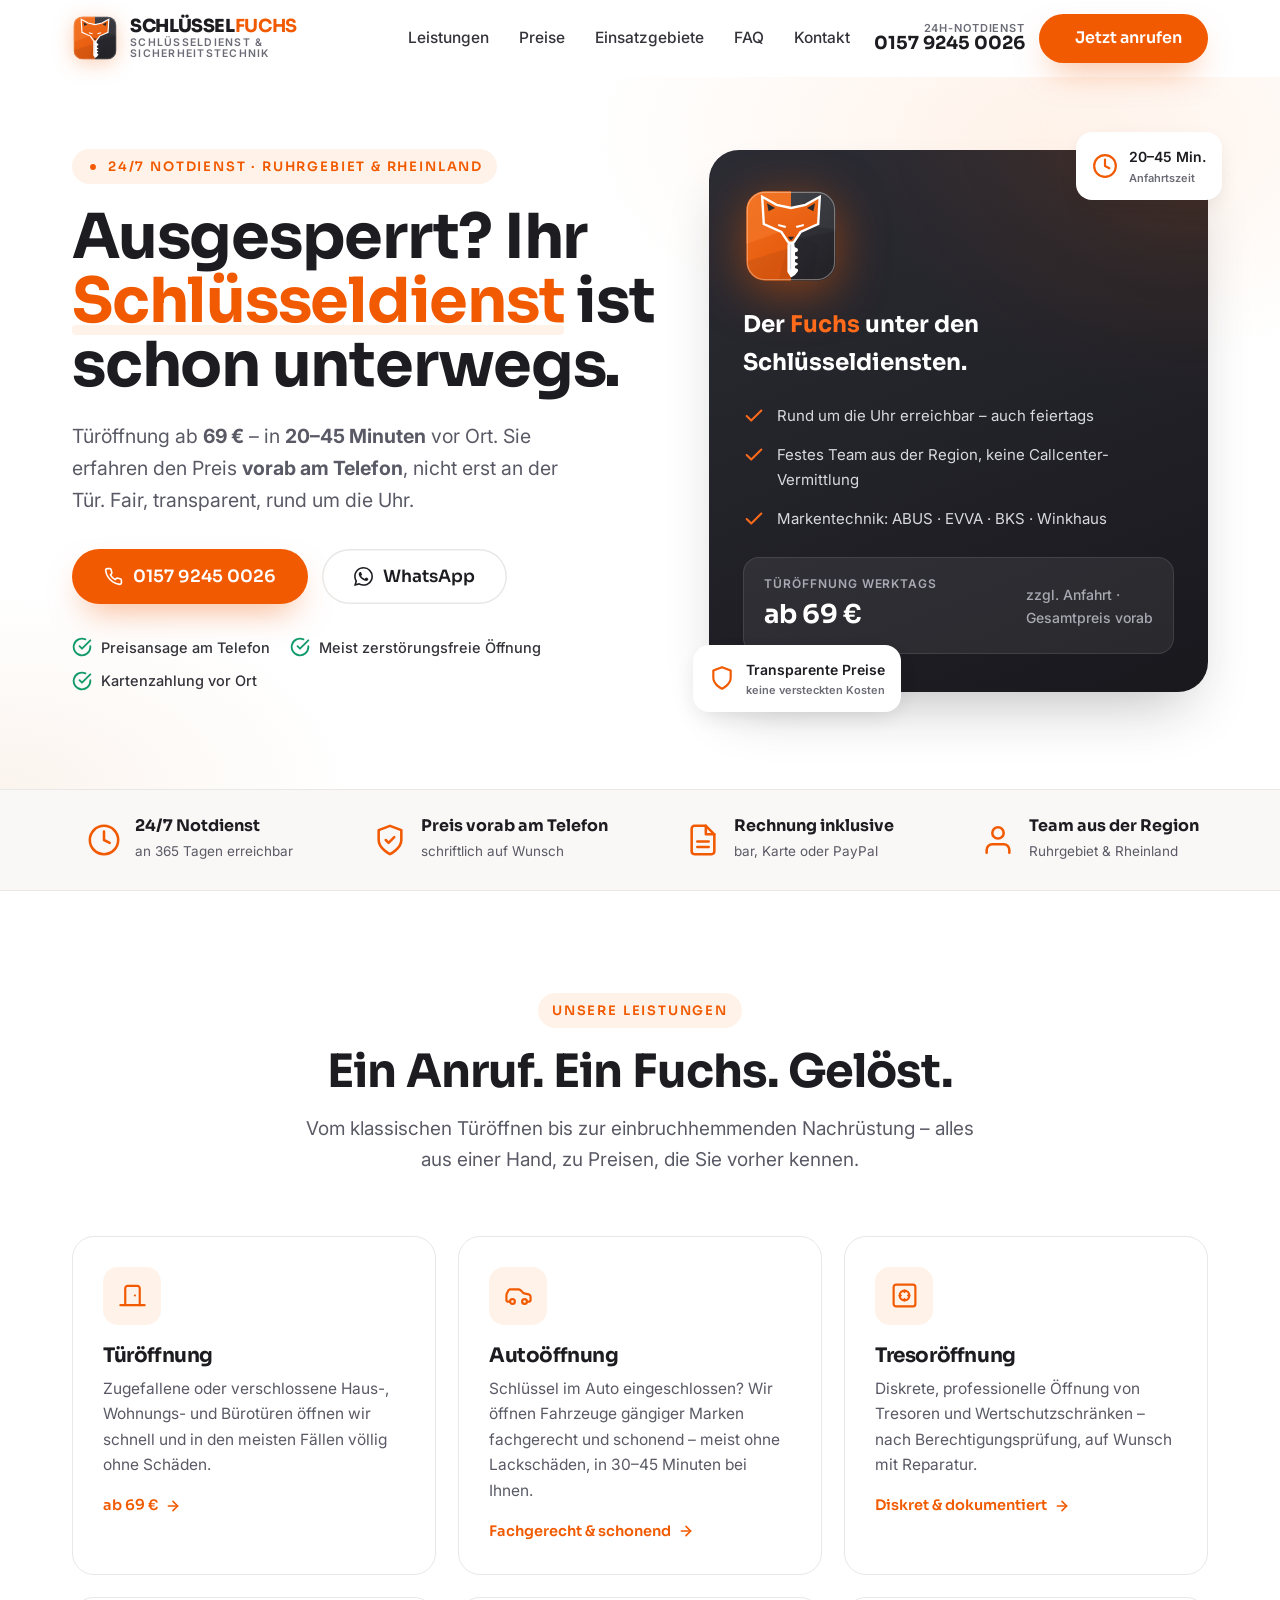
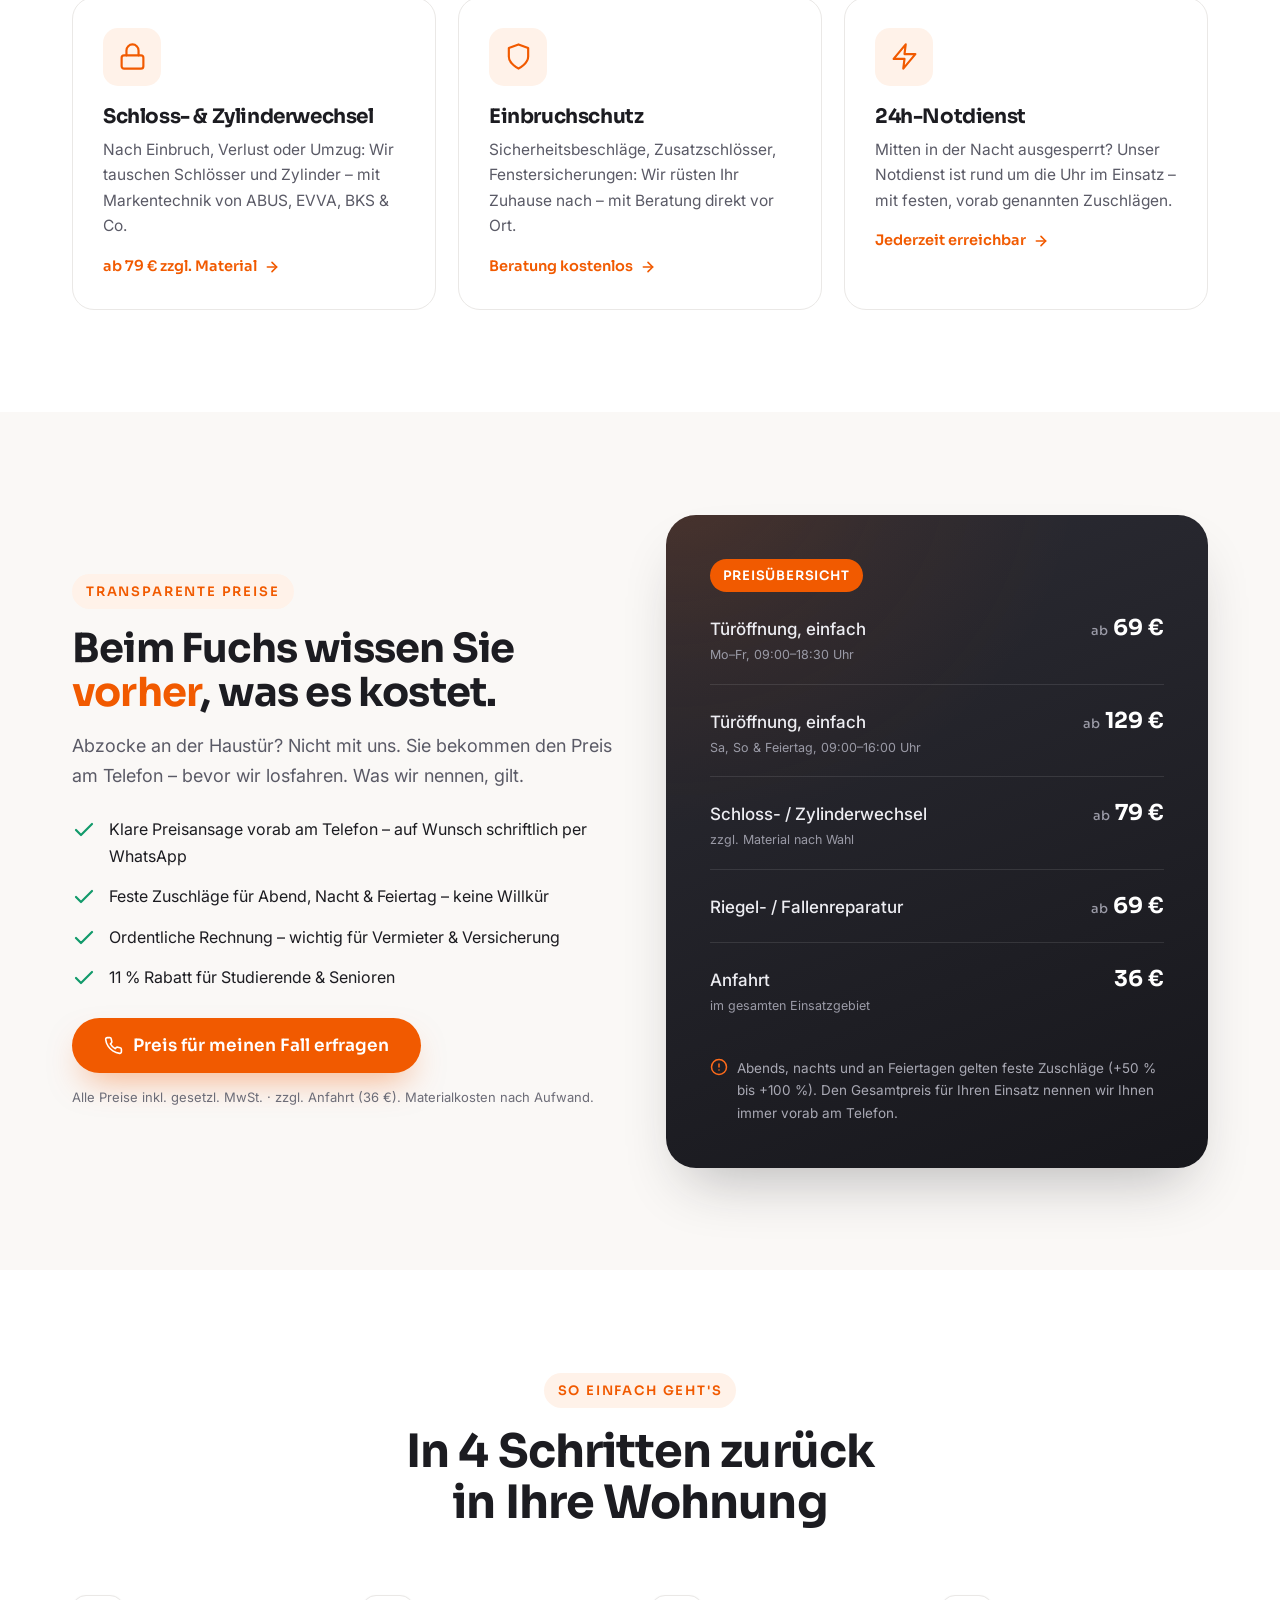
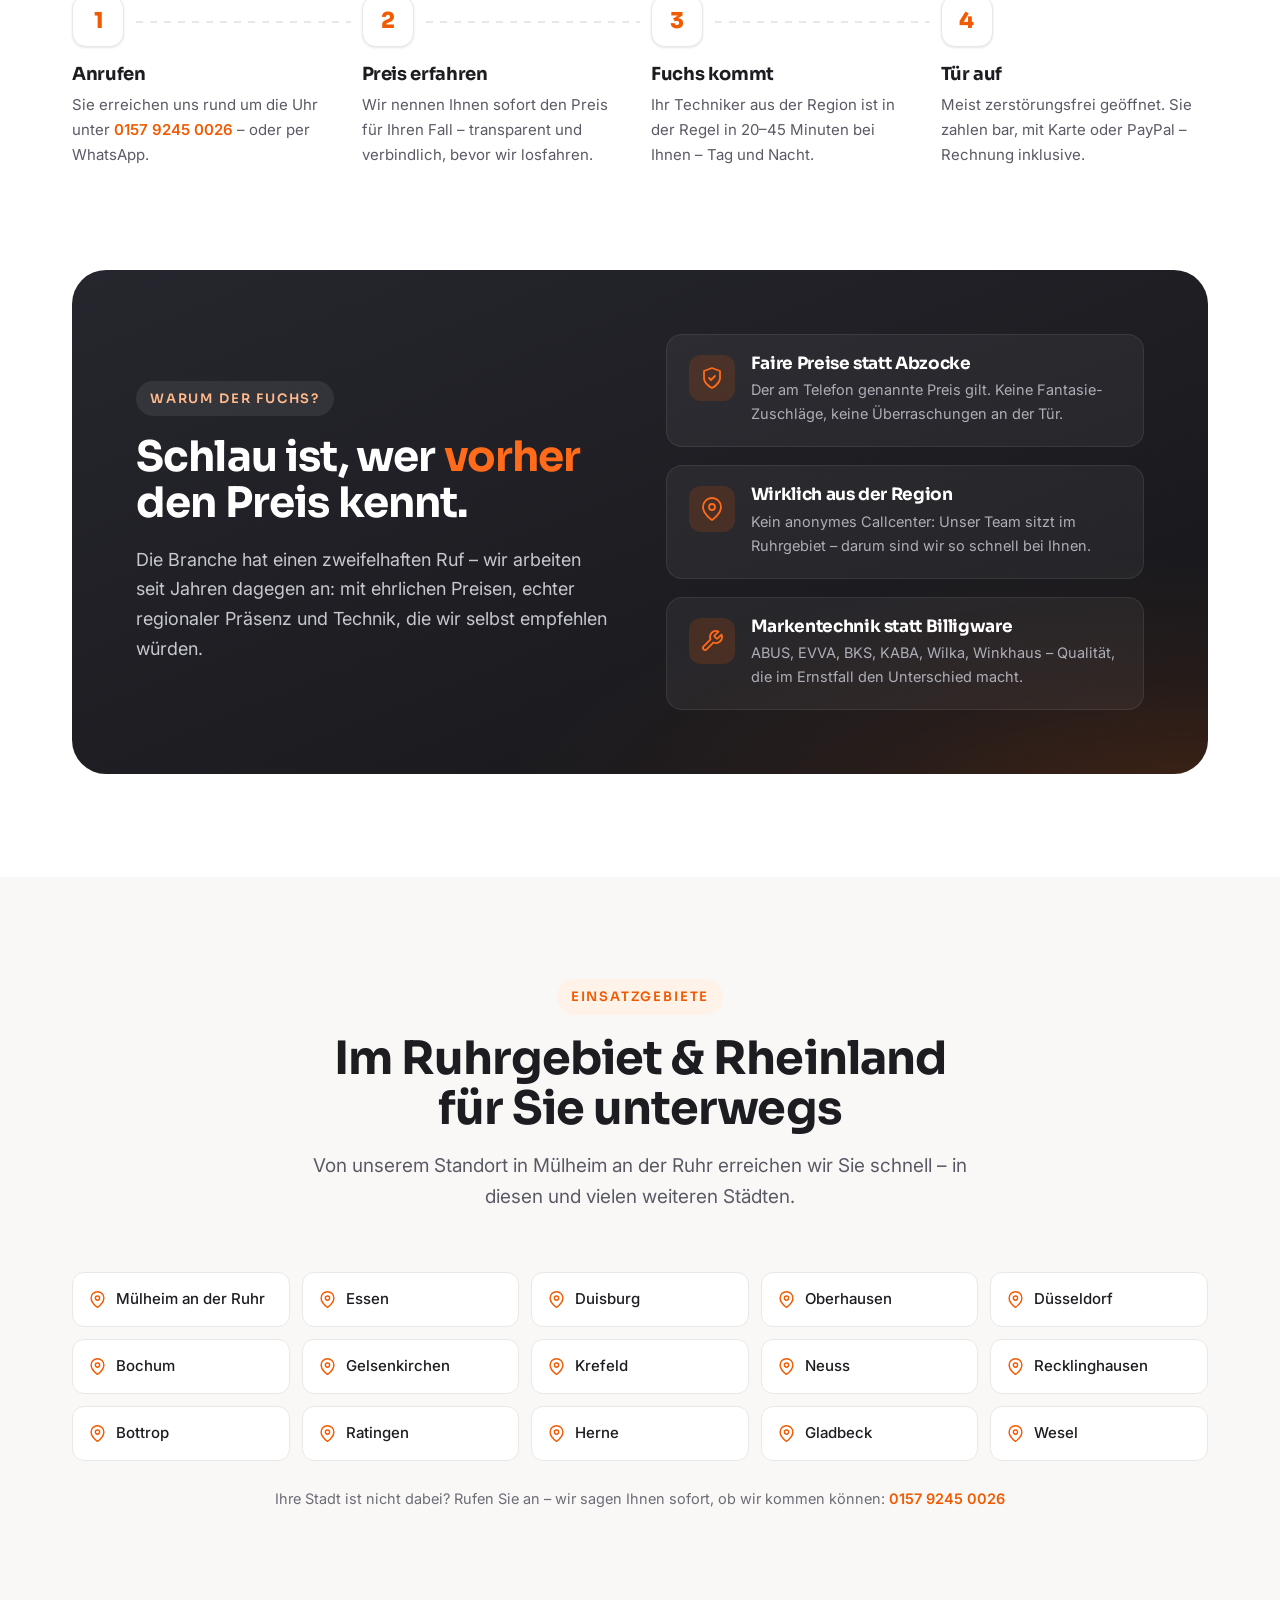
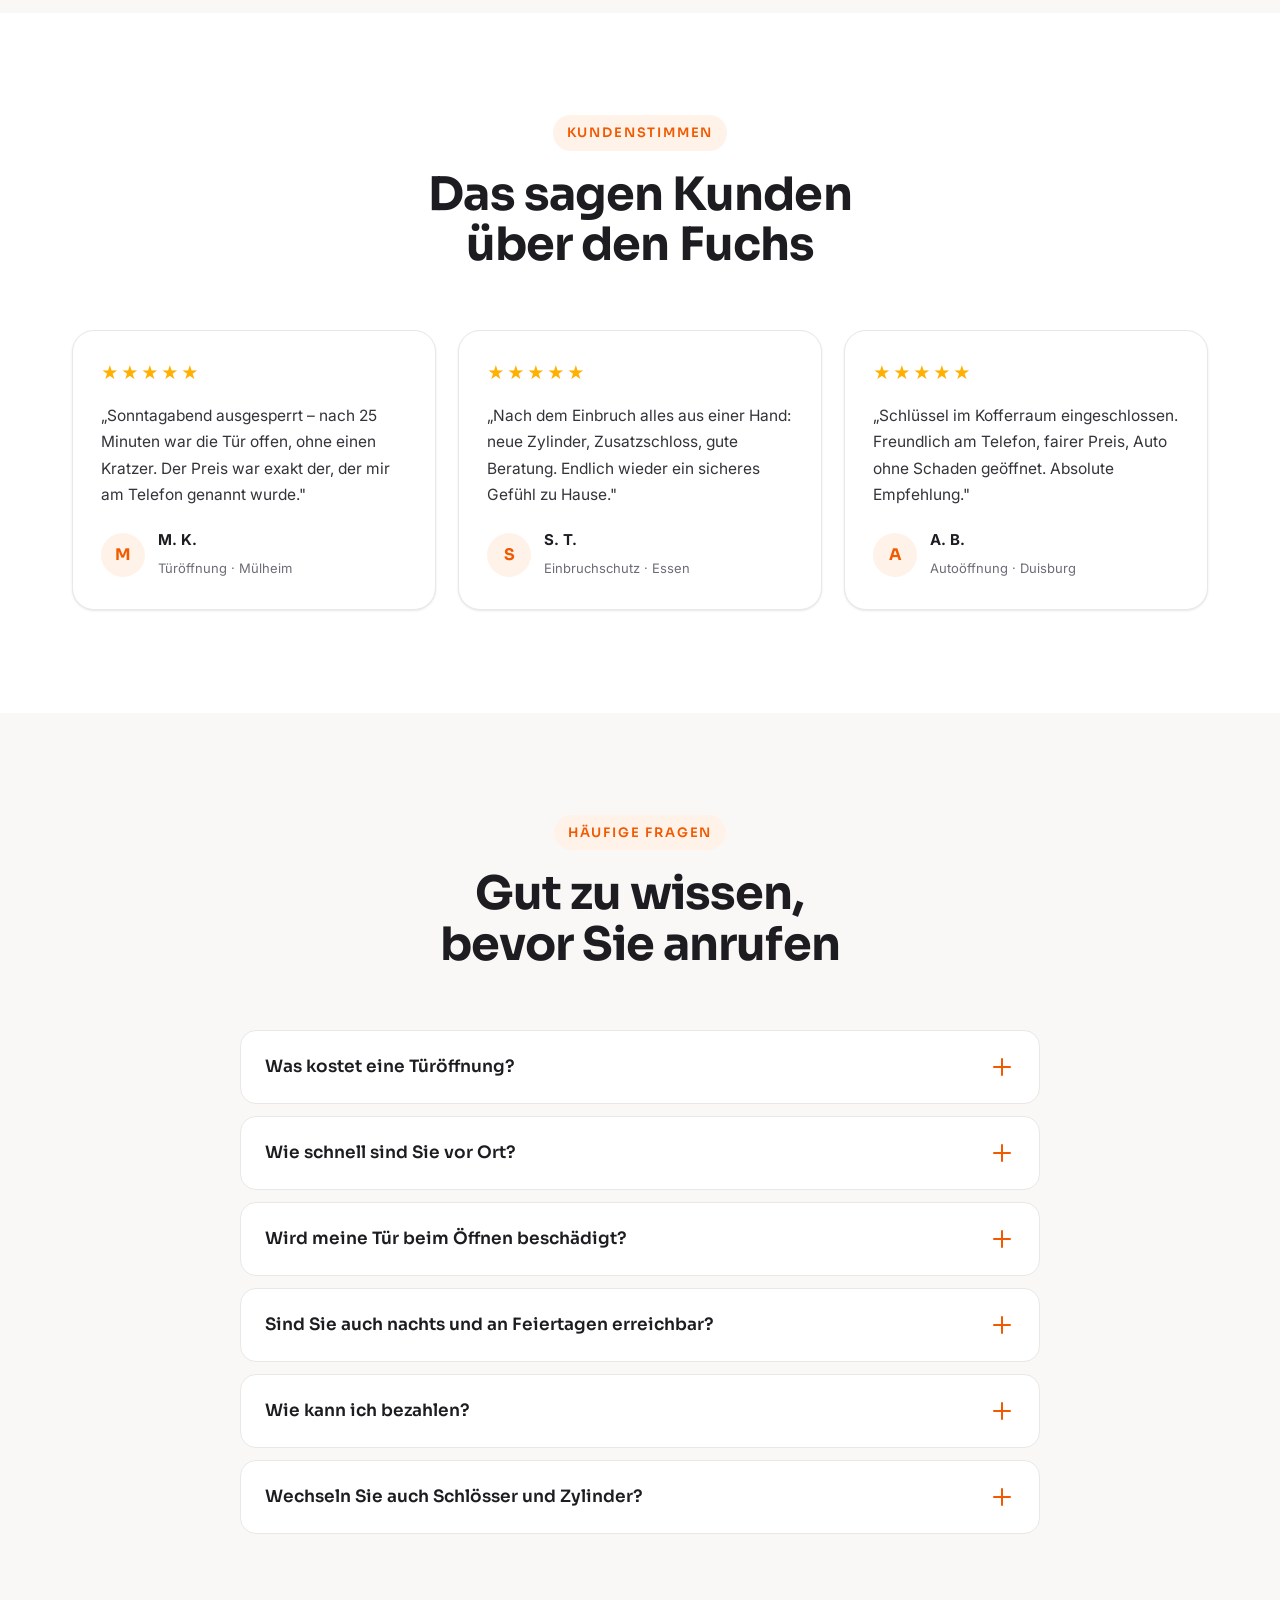
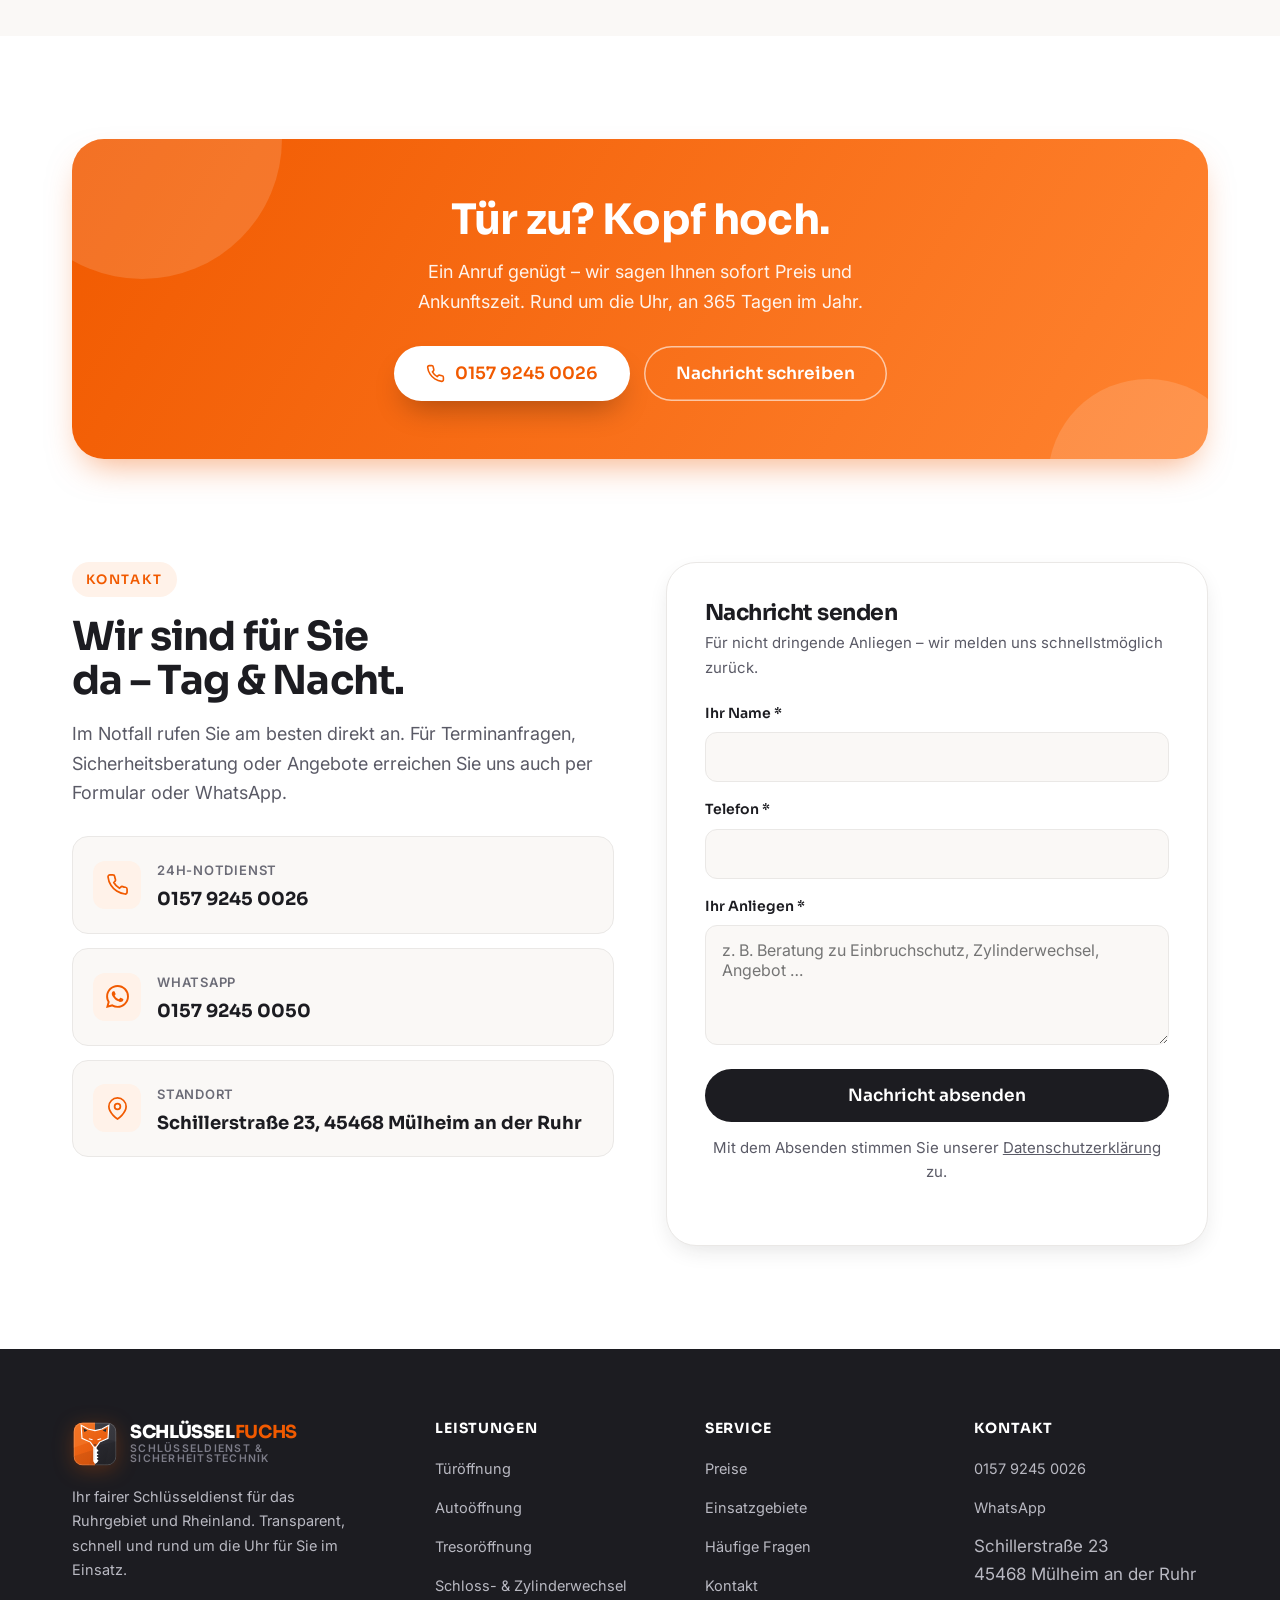
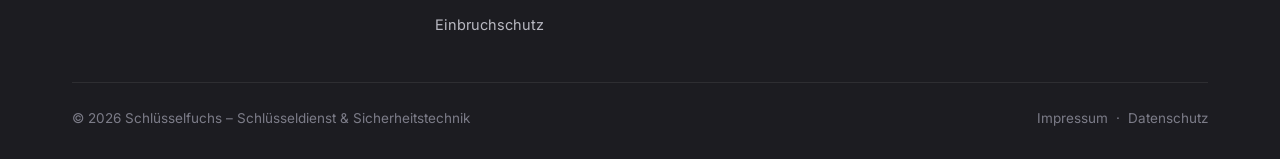
<file: index.html>
<!DOCTYPE html>
<html lang="de">
<head>
<meta charset="UTF-8">
<meta name="viewport" content="width=device-width, initial-scale=1.0">
<title>Schlüsselfuchs – Schlüsseldienst Ruhrgebiet &amp; Rheinland</title>
<meta name="description" content="24h-Schlüsseldienst im Ruhrgebiet & Rheinland: Türöffnung ab 69 €, in 20–45 Min. vor Ort. Preis vorab am Telefon, keine versteckten Kosten. ☎ 0157 9245 0026">
<link rel="canonical" href="https://www.schluesselfuchs.de/">
<!-- Vorschau-Deployment (GitHub Pages): noindex, damit die Vorschau nicht indexiert wird.
     Vor Go-Live auf der echten Domain (Strato) auf "index, follow" umstellen! -->
<meta name="robots" content="noindex, nofollow">

<!-- Open Graph -->
<meta property="og:type" content="website">
<meta property="og:locale" content="de_DE">
<meta property="og:site_name" content="Schlüsselfuchs – Schlüsseldienst & Sicherheitstechnik">
<meta property="og:title" content="Schlüsseldienst Ruhrgebiet & Rheinland – 24h Türöffnung ab 69 €">
<meta property="og:description" content="24h-Schlüsselnotdienst: in 20–45 Minuten vor Ort. Transparente Preise, Preisansage am Telefon, keine versteckten Kosten.">
<meta property="og:url" content="https://www.schluesselfuchs.de/">
<meta property="og:image" content="https://www.schluesselfuchs.de/assets/og-image.png">
<meta name="twitter:card" content="summary_large_image">

<link rel="icon" type="image/svg+xml" href="assets/favicon.svg">

<!-- Fonts -->
<link rel="preconnect" href="https://fonts.googleapis.com">
<link rel="preconnect" href="https://fonts.gstatic.com" crossorigin>
<link href="https://fonts.googleapis.com/css2?family=Sora:wght@600;700;800&family=Inter:wght@400;500;600&display=swap" rel="stylesheet">

<link rel="stylesheet" href="assets/styles.css">

<!-- Schema.org: Locksmith (bewusst OHNE aggregateRating, bis echte Google-Reviews angebunden sind) -->
<script type="application/ld+json">
{
  "@context": "https://schema.org",
  "@type": "Locksmith",
  "@id": "https://www.schluesselfuchs.de/#locksmith",
  "name": "Schlüsselfuchs – Schlüsseldienst & Sicherheitstechnik",
  "alternateName": "Schlüsselfuchs",
  "description": "24-Stunden-Schlüsseldienst im Ruhrgebiet und Rheinland: Türöffnung zu transparenten Preisen, in 20–45 Minuten vor Ort. Autoöffnung, Tresoröffnung und Einbruchschutz.",
  "url": "https://www.schluesselfuchs.de/",
  "logo": "https://www.schluesselfuchs.de/assets/logo-mark.svg",
  "image": "https://www.schluesselfuchs.de/assets/og-image.png",
  "telephone": "+4915792450026",
  "email": "info@schluesselfuchs.de",
  "priceRange": "€€",
  "currenciesAccepted": "EUR",
  "paymentAccepted": "Cash, Credit Card, PayPal",
  "address": {
    "@type": "PostalAddress",
    "streetAddress": "Schillerstraße 23",
    "postalCode": "45468",
    "addressLocality": "Mülheim an der Ruhr",
    "addressRegion": "Nordrhein-Westfalen",
    "addressCountry": "DE"
  },
  "geo": {
    "@type": "GeoCoordinates",
    "latitude": 51.4329439,
    "longitude": 6.7868534
  },
  "areaServed": [
    {"@type":"City","name":"Mülheim an der Ruhr"},
    {"@type":"City","name":"Essen"},
    {"@type":"City","name":"Duisburg"},
    {"@type":"City","name":"Oberhausen"},
    {"@type":"City","name":"Düsseldorf"},
    {"@type":"City","name":"Bochum"},
    {"@type":"City","name":"Gelsenkirchen"},
    {"@type":"City","name":"Krefeld"},
    {"@type":"City","name":"Neuss"},
    {"@type":"City","name":"Recklinghausen"},
    {"@type":"City","name":"Bottrop"},
    {"@type":"City","name":"Ratingen"},
    {"@type":"City","name":"Herne"},
    {"@type":"City","name":"Gladbeck"},
    {"@type":"City","name":"Wesel"}
  ],
  "openingHoursSpecification": {
    "@type": "OpeningHoursSpecification",
    "dayOfWeek": ["Monday","Tuesday","Wednesday","Thursday","Friday","Saturday","Sunday"],
    "opens": "00:00",
    "closes": "23:59"
  },
  "hasOfferCatalog": {
    "@type": "OfferCatalog",
    "name": "Leistungen",
    "itemListElement": [
      {"@type":"Offer","itemOffered":{"@type":"Service","name":"Türöffnung"},"priceSpecification":{"@type":"PriceSpecification","price":"69","priceCurrency":"EUR","description":"Einfache Türöffnung, Mo–Fr 09:00–18:30 Uhr, zzgl. Anfahrt"}},
      {"@type":"Offer","itemOffered":{"@type":"Service","name":"Autoöffnung"}},
      {"@type":"Offer","itemOffered":{"@type":"Service","name":"Tresoröffnung"}},
      {"@type":"Offer","itemOffered":{"@type":"Service","name":"Schloss- & Zylinderwechsel"},"priceSpecification":{"@type":"PriceSpecification","price":"79","priceCurrency":"EUR","description":"zzgl. Material"}},
      {"@type":"Offer","itemOffered":{"@type":"Service","name":"Einbruchschutz & Sicherheitstechnik"}}
    ]
  }
}
</script>
<script type="application/ld+json">
{
  "@context": "https://schema.org",
  "@type": "FAQPage",
  "mainEntity": [
    {"@type":"Question","name":"Was kostet eine Türöffnung?","acceptedAnswer":{"@type":"Answer","text":"Eine einfache Türöffnung kostet werktags (Mo–Fr, 09:00–18:30 Uhr) 69 € zzgl. 36 € Anfahrt. An Wochenenden und Feiertagen 129 €. Abends und nachts gelten feste Zuschläge (+50 % bis +100 %). Den Gesamtpreis nennen wir Ihnen vorab am Telefon – ohne versteckte Kosten."}},
    {"@type":"Question","name":"Wie schnell sind Sie vor Ort?","acceptedAnswer":{"@type":"Answer","text":"Im Ruhrgebiet und Rheinland sind wir in der Regel innerhalb von 20–45 Minuten bei Ihnen – rund um die Uhr, auch an Sonn- und Feiertagen."}},
    {"@type":"Question","name":"Wird meine Tür beim Öffnen beschädigt?","acceptedAnswer":{"@type":"Answer","text":"Zugefallene Türen öffnen wir in den allermeisten Fällen zerstörungsfrei – Tür und Schloss bleiben unbeschädigt. Nur bei abgeschlossenen Türen oder Sonderfällen kann ein Zylindertausch nötig sein. Das sagen wir Ihnen vorher, nicht hinterher."}},
    {"@type":"Question","name":"Sind Sie auch nachts und an Feiertagen erreichbar?","acceptedAnswer":{"@type":"Answer","text":"Ja, unser Notdienst ist 24 Stunden am Tag, 7 Tage die Woche erreichbar. Für Einsätze abends, nachts und an Feiertagen gelten feste, transparente Zuschläge, die wir Ihnen am Telefon vorab nennen."}},
    {"@type":"Question","name":"Wie kann ich bezahlen?","acceptedAnswer":{"@type":"Answer","text":"Sie zahlen bequem in bar, mit EC-/Kreditkarte oder per PayPal – direkt vor Ort. Sie erhalten selbstverständlich eine ordentliche Rechnung."}},
    {"@type":"Question","name":"Wechseln Sie auch Schlösser und Zylinder?","acceptedAnswer":{"@type":"Answer","text":"Ja. Schloss- und Zylinderwechsel führen wir ab 79 € zzgl. Material durch – mit Markentechnik von ABUS, BKS, EVVA, KABA, Wilka und Winkhaus, auf Wunsch inklusive Beratung zum Einbruchschutz."}}
  ]
}
</script>
</head>
<body>
<a href="#leistungen" class="skip-link">Zum Inhalt springen</a>

<!-- ================= HEADER ================= -->
<header class="header" id="top">
  <div class="container header__inner">
    <a href="#top" class="brand" aria-label="FUCHS Schlüsseldienst – zur Startseite">
      <img src="assets/logo-mark.svg" alt="Schlüsselfuchs Logo" class="brand__mark" width="46" height="46">
      <span class="brand__text">
        <span class="brand__name">SCHLÜSSEL<b>FUCHS</b></span>
        <span class="brand__sub">Schlüsseldienst &amp; Sicherheitstechnik</span>
      </span>
    </a>
    <nav class="nav" id="nav" aria-label="Hauptnavigation">
      <a href="#leistungen">Leistungen</a>
      <a href="#preise">Preise</a>
      <a href="#gebiete">Einsatzgebiete</a>
      <a href="#faq">FAQ</a>
      <a href="#kontakt">Kontakt</a>
    </nav>
    <div class="header__cta">
      <div class="header__phone">
        <small>24h-Notdienst</small>
        <b>0157 9245 0026</b>
      </div>
      <a href="tel:+4915792450026" class="btn btn--primary">
        <svg viewBox="0 0 24 24" fill="none" stroke="currentColor" stroke-width="2" stroke-linecap="round" stroke-linejoin="round"><path d="M22 16.92v3a2 2 0 0 1-2.18 2 19.79 19.79 0 0 1-8.63-3.07 19.5 19.5 0 0 1-6-6 19.79 19.79 0 0 1-3.07-8.67A2 2 0 0 1 4.11 2h3a2 2 0 0 1 2 1.72c.127.96.361 1.903.7 2.81a2 2 0 0 1-.45 2.11L8.09 9.91a16 16 0 0 0 6 6l1.27-1.27a2 2 0 0 1 2.11-.45c.907.339 1.85.573 2.81.7A2 2 0 0 1 22 16.92z"/></svg>
        Jetzt anrufen
      </a>
      <button class="burger" id="burger" aria-label="Menü öffnen" aria-expanded="false" aria-controls="nav"><span></span></button>
    </div>
  </div>
</header>

<main>

<!-- ================= HERO ================= -->
<section class="hero">
  <div class="container hero__grid">
    <div>
      <span class="eyebrow hero__eyebrow">
        <svg width="14" height="14" viewBox="0 0 24 24" fill="currentColor"><circle cx="12" cy="12" r="5"/></svg>
        24/7 Notdienst · Ruhrgebiet &amp; Rheinland
      </span>
      <h1>Ausgesperrt? Ihr <span class="hl">Schlüsseldienst</span> ist schon unterwegs.</h1>
      <p class="hero__sub">Türöffnung ab <strong>69&nbsp;€</strong> – in <strong>20–45 Minuten</strong> vor Ort. Sie erfahren den Preis <strong>vorab am Telefon</strong>, nicht erst an der Tür. Fair, transparent, rund um die Uhr.</p>
      <div class="hero__actions">
        <a href="tel:+4915792450026" class="btn btn--primary btn--lg">
          <svg viewBox="0 0 24 24" fill="none" stroke="currentColor" stroke-width="2" stroke-linecap="round" stroke-linejoin="round"><path d="M22 16.92v3a2 2 0 0 1-2.18 2 19.79 19.79 0 0 1-8.63-3.07 19.5 19.5 0 0 1-6-6 19.79 19.79 0 0 1-3.07-8.67A2 2 0 0 1 4.11 2h3a2 2 0 0 1 2 1.72c.127.96.361 1.903.7 2.81a2 2 0 0 1-.45 2.11L8.09 9.91a16 16 0 0 0 6 6l1.27-1.27a2 2 0 0 1 2.11-.45c.907.339 1.85.573 2.81.7A2 2 0 0 1 22 16.92z"/></svg>
          0157 9245 0026
        </a>
        <a href="https://wa.me/4915792450050" class="btn btn--ghost btn--lg" rel="noopener">
          <svg viewBox="0 0 24 24" fill="currentColor"><path d="M17.472 14.382c-.297-.149-1.758-.867-2.03-.967-.273-.099-.471-.148-.67.15-.197.297-.767.966-.94 1.164-.173.199-.347.223-.644.075-.297-.15-1.255-.463-2.39-1.475-.883-.788-1.48-1.761-1.653-2.059-.173-.297-.018-.458.13-.606.134-.133.297-.347.446-.52.149-.174.198-.298.297-.497.1-.198.05-.371-.025-.52-.074-.149-.668-1.612-.916-2.207-.242-.579-.487-.5-.669-.51-.173-.008-.371-.01-.57-.01-.198 0-.52.074-.792.372-.272.297-1.04 1.016-1.04 2.479 0 1.462 1.065 2.875 1.213 3.074.149.198 2.096 3.2 5.077 4.487.709.306 1.262.489 1.694.625.712.227 1.36.195 1.871.118.571-.085 1.758-.719 2.006-1.413.248-.694.248-1.289.173-1.413-.074-.124-.272-.198-.57-.347m-5.421 7.403h-.004a9.87 9.87 0 0 1-5.031-1.378l-.361-.214-3.741.982.998-3.648-.235-.374a9.86 9.86 0 0 1-1.51-5.26c.001-5.45 4.436-9.884 9.888-9.884 2.64 0 5.122 1.03 6.988 2.898a9.825 9.825 0 0 1 2.893 6.994c-.003 5.45-4.437 9.884-9.885 9.884m8.413-18.297A11.815 11.815 0 0 0 12.05 0C5.495 0 .16 5.335.157 11.892c0 2.096.547 4.142 1.588 5.945L.057 24l6.305-1.654a11.882 11.882 0 0 0 5.683 1.448h.005c6.554 0 11.89-5.335 11.893-11.893a11.821 11.821 0 0 0-3.48-8.413z"/></svg>
          WhatsApp
        </a>
      </div>
      <ul class="hero__chips">
        <li class="chip"><svg viewBox="0 0 24 24" fill="none" stroke="currentColor" stroke-width="2.2" stroke-linecap="round" stroke-linejoin="round"><path d="M22 11.08V12a10 10 0 1 1-5.93-9.14"/><polyline points="22 4 12 14.01 9 11.01"/></svg>Preisansage am Telefon</li>
        <li class="chip"><svg viewBox="0 0 24 24" fill="none" stroke="currentColor" stroke-width="2.2" stroke-linecap="round" stroke-linejoin="round"><path d="M22 11.08V12a10 10 0 1 1-5.93-9.14"/><polyline points="22 4 12 14.01 9 11.01"/></svg>Meist zerstörungsfreie Öffnung</li>
        <li class="chip"><svg viewBox="0 0 24 24" fill="none" stroke="currentColor" stroke-width="2.2" stroke-linecap="round" stroke-linejoin="round"><path d="M22 11.08V12a10 10 0 1 1-5.93-9.14"/><polyline points="22 4 12 14.01 9 11.01"/></svg>Kartenzahlung vor Ort</li>
      </ul>
    </div>

    <div class="hero__visual">
      <div class="badge-float badge-float--tr">
        <svg viewBox="0 0 24 24" fill="none" stroke="currentColor" stroke-width="2" stroke-linecap="round" stroke-linejoin="round"><circle cx="12" cy="12" r="10"/><polyline points="12 6 12 12 16 14"/></svg>
        <div>20–45 Min.<small>Anfahrtszeit</small></div>
      </div>
      <div class="hero-card">
        <img src="assets/logo-mark.svg" alt="" class="hero-card__emblem" width="96" height="96" aria-hidden="true">
        <div class="hero-card__title">Der <span>Fuchs</span> unter den Schlüsseldiensten.</div>
        <ul class="hero-card__list">
          <li><svg viewBox="0 0 24 24" fill="none" stroke="currentColor" stroke-width="2.2" stroke-linecap="round" stroke-linejoin="round"><polyline points="20 6 9 17 4 12"/></svg>Rund um die Uhr erreichbar – auch feiertags</li>
          <li><svg viewBox="0 0 24 24" fill="none" stroke="currentColor" stroke-width="2.2" stroke-linecap="round" stroke-linejoin="round"><polyline points="20 6 9 17 4 12"/></svg>Festes Team aus der Region, keine Callcenter-Vermittlung</li>
          <li><svg viewBox="0 0 24 24" fill="none" stroke="currentColor" stroke-width="2.2" stroke-linecap="round" stroke-linejoin="round"><polyline points="20 6 9 17 4 12"/></svg>Markentechnik: ABUS · EVVA · BKS · Winkhaus</li>
        </ul>
        <div class="hero-card__price">
          <div>
            <small>Türöffnung werktags</small>
            <b>ab 69 €</b>
          </div>
          <span class="from">zzgl. Anfahrt ·<br>Gesamtpreis vorab</span>
        </div>
      </div>
      <div class="badge-float badge-float--bl">
        <svg viewBox="0 0 24 24" fill="none" stroke="currentColor" stroke-width="2" stroke-linecap="round" stroke-linejoin="round"><path d="M12 22s8-4 8-10V5l-8-3-8 3v7c0 6 8 10 8 10z"/></svg>
        <div>Transparente Preise<small>keine versteckten Kosten</small></div>
      </div>
    </div>
  </div>
</section>

<!-- ================= TRUSTBAR ================= -->
<div class="trustbar">
  <div class="container trustbar__grid">
    <div class="trustbar__item">
      <svg viewBox="0 0 24 24" fill="none" stroke="currentColor" stroke-width="1.8" stroke-linecap="round" stroke-linejoin="round"><circle cx="12" cy="12" r="10"/><polyline points="12 6 12 12 16 14"/></svg>
      <div><b>24/7 Notdienst</b><small>an 365 Tagen erreichbar</small></div>
    </div>
    <div class="trustbar__item">
      <svg viewBox="0 0 24 24" fill="none" stroke="currentColor" stroke-width="1.8" stroke-linecap="round" stroke-linejoin="round"><path d="M12 22s8-4 8-10V5l-8-3-8 3v7c0 6 8 10 8 10z"/><polyline points="9 12 11 14 15 10"/></svg>
      <div><b>Preis vorab am Telefon</b><small>schriftlich auf Wunsch</small></div>
    </div>
    <div class="trustbar__item">
      <svg viewBox="0 0 24 24" fill="none" stroke="currentColor" stroke-width="1.8" stroke-linecap="round" stroke-linejoin="round"><path d="M14 2H6a2 2 0 0 0-2 2v16a2 2 0 0 0 2 2h12a2 2 0 0 0 2-2V8z"/><polyline points="14 2 14 8 20 8"/><line x1="16" y1="13" x2="8" y2="13"/><line x1="16" y1="17" x2="8" y2="17"/></svg>
      <div><b>Rechnung inklusive</b><small>bar, Karte oder PayPal</small></div>
    </div>
    <div class="trustbar__item">
      <svg viewBox="0 0 24 24" fill="none" stroke="currentColor" stroke-width="1.8" stroke-linecap="round" stroke-linejoin="round"><path d="M20 21v-2a4 4 0 0 0-4-4H8a4 4 0 0 0-4 4v2"/><circle cx="12" cy="7" r="4"/></svg>
      <div><b>Team aus der Region</b><small>Ruhrgebiet &amp; Rheinland</small></div>
    </div>
  </div>
</div>

<!-- ================= LEISTUNGEN ================= -->
<section class="section" id="leistungen">
  <div class="container">
    <div class="section-head reveal">
      <span class="eyebrow">Unsere Leistungen</span>
      <h2 class="title">Ein Anruf. Ein Fuchs. Gelöst.</h2>
      <p>Vom klassischen Türöffnen bis zur einbruchhemmenden Nachrüstung – alles aus einer Hand, zu Preisen, die Sie vorher kennen.</p>
    </div>
    <div class="svc-grid">
      <!-- Türöffnung -->
      <article class="svc reveal">
        <div class="svc__icon"><svg viewBox="0 0 24 24" fill="none" stroke="currentColor" stroke-width="1.8" stroke-linecap="round" stroke-linejoin="round"><path d="M18 20V6a2 2 0 0 0-2-2H8a2 2 0 0 0-2 2v14"/><path d="M2 20h20"/><path d="M14 12v.01"/></svg></div>
        <h3>Türöffnung</h3>
        <p>Zugefallene oder verschlossene Haus-, Wohnungs- und Bürotüren öffnen wir schnell und in den meisten Fällen völlig ohne Schäden.</p>
        <span class="svc__link">ab 69 € <svg viewBox="0 0 24 24" fill="none" stroke="currentColor" stroke-width="2.4" stroke-linecap="round" stroke-linejoin="round"><line x1="5" y1="12" x2="19" y2="12"/><polyline points="12 5 19 12 12 19"/></svg></span>
      </article>
      <!-- Autoöffnung -->
      <article class="svc reveal">
        <div class="svc__icon"><svg viewBox="0 0 24 24" fill="none" stroke="currentColor" stroke-width="1.8" stroke-linecap="round" stroke-linejoin="round"><path d="M19 17h2c.6 0 1-.4 1-1v-3c0-.9-.7-1.7-1.5-1.9C18.7 10.6 16 10 16 10s-1.3-1.4-2.2-2.3c-.5-.4-1.1-.7-1.8-.7H5c-.6 0-1.1.4-1.4.9l-1.4 2.9A3.7 3.7 0 0 0 2 12v4c0 .6.4 1 1 1h2"/><circle cx="7" cy="17" r="2"/><circle cx="17" cy="17" r="2"/></svg></div>
        <h3>Autoöffnung</h3>
        <p>Schlüssel im Auto eingeschlossen? Wir öffnen Fahrzeuge gängiger Marken fachgerecht und schonend – meist ohne Lackschäden, in 30–45 Minuten bei Ihnen.</p>
        <span class="svc__link">Fachgerecht &amp; schonend <svg viewBox="0 0 24 24" fill="none" stroke="currentColor" stroke-width="2.4" stroke-linecap="round" stroke-linejoin="round"><line x1="5" y1="12" x2="19" y2="12"/><polyline points="12 5 19 12 12 19"/></svg></span>
      </article>
      <!-- Tresoröffnung -->
      <article class="svc reveal">
        <div class="svc__icon"><svg viewBox="0 0 24 24" fill="none" stroke="currentColor" stroke-width="1.8" stroke-linecap="round" stroke-linejoin="round"><rect x="3" y="3" width="18" height="18" rx="2"/><circle cx="12" cy="12" r="4"/><path d="M12 8v1"/><path d="M12 15v1"/><path d="M8 12h1"/><path d="M15 12h1"/></svg></div>
        <h3>Tresoröffnung</h3>
        <p>Diskrete, professionelle Öffnung von Tresoren und Wertschutzschränken – nach Berechtigungsprüfung, auf Wunsch mit Reparatur.</p>
        <span class="svc__link">Diskret &amp; dokumentiert <svg viewBox="0 0 24 24" fill="none" stroke="currentColor" stroke-width="2.4" stroke-linecap="round" stroke-linejoin="round"><line x1="5" y1="12" x2="19" y2="12"/><polyline points="12 5 19 12 12 19"/></svg></span>
      </article>
      <!-- Schloss- & Zylinderwechsel -->
      <article class="svc reveal">
        <div class="svc__icon"><svg viewBox="0 0 24 24" fill="none" stroke="currentColor" stroke-width="1.8" stroke-linecap="round" stroke-linejoin="round"><rect x="3" y="11" width="18" height="11" rx="2"/><path d="M7 11V7a5 5 0 0 1 10 0v4"/></svg></div>
        <h3>Schloss- &amp; Zylinderwechsel</h3>
        <p>Nach Einbruch, Verlust oder Umzug: Wir tauschen Schlösser und Zylinder – mit Markentechnik von ABUS, EVVA, BKS &amp; Co.</p>
        <span class="svc__link">ab 79 € zzgl. Material <svg viewBox="0 0 24 24" fill="none" stroke="currentColor" stroke-width="2.4" stroke-linecap="round" stroke-linejoin="round"><line x1="5" y1="12" x2="19" y2="12"/><polyline points="12 5 19 12 12 19"/></svg></span>
      </article>
      <!-- Einbruchschutz -->
      <article class="svc reveal">
        <div class="svc__icon"><svg viewBox="0 0 24 24" fill="none" stroke="currentColor" stroke-width="1.8" stroke-linecap="round" stroke-linejoin="round"><path d="M12 22s8-4 8-10V5l-8-3-8 3v7c0 6 8 10 8 10z"/></svg></div>
        <h3>Einbruchschutz</h3>
        <p>Sicherheitsbeschläge, Zusatzschlösser, Fenstersicherungen: Wir rüsten Ihr Zuhause nach – mit Beratung direkt vor Ort.</p>
        <span class="svc__link">Beratung kostenlos <svg viewBox="0 0 24 24" fill="none" stroke="currentColor" stroke-width="2.4" stroke-linecap="round" stroke-linejoin="round"><line x1="5" y1="12" x2="19" y2="12"/><polyline points="12 5 19 12 12 19"/></svg></span>
      </article>
      <!-- Notdienst -->
      <article class="svc reveal">
        <div class="svc__icon"><svg viewBox="0 0 24 24" fill="none" stroke="currentColor" stroke-width="1.8" stroke-linecap="round" stroke-linejoin="round"><path d="M13 2 3 14h9l-1 8 10-12h-9l1-8z"/></svg></div>
        <h3>24h-Notdienst</h3>
        <p>Mitten in der Nacht ausgesperrt? Unser Notdienst ist rund um die Uhr im Einsatz – mit festen, vorab genannten Zuschlägen.</p>
        <span class="svc__link">Jederzeit erreichbar <svg viewBox="0 0 24 24" fill="none" stroke="currentColor" stroke-width="2.4" stroke-linecap="round" stroke-linejoin="round"><line x1="5" y1="12" x2="19" y2="12"/><polyline points="12 5 19 12 12 19"/></svg></span>
      </article>
    </div>
  </div>
</section>

<!-- ================= PREISE ================= -->
<section class="section section--soft" id="preise">
  <div class="container price-wrap">
    <div class="price-copy reveal">
      <span class="eyebrow">Transparente Preise</span>
      <h2>Beim Fuchs wissen Sie <em style="font-style:normal;color:var(--orange)">vorher</em>, was es kostet.</h2>
      <p>Abzocke an der Haustür? Nicht mit uns. Sie bekommen den Preis am Telefon – bevor wir losfahren. Was wir nennen, gilt.</p>
      <ul class="price-list">
        <li><svg viewBox="0 0 24 24" fill="none" stroke="currentColor" stroke-width="2.2" stroke-linecap="round" stroke-linejoin="round"><polyline points="20 6 9 17 4 12"/></svg>Klare Preisansage vorab am Telefon – auf Wunsch schriftlich per WhatsApp</li>
        <li><svg viewBox="0 0 24 24" fill="none" stroke="currentColor" stroke-width="2.2" stroke-linecap="round" stroke-linejoin="round"><polyline points="20 6 9 17 4 12"/></svg>Feste Zuschläge für Abend, Nacht &amp; Feiertag – keine Willkür</li>
        <li><svg viewBox="0 0 24 24" fill="none" stroke="currentColor" stroke-width="2.2" stroke-linecap="round" stroke-linejoin="round"><polyline points="20 6 9 17 4 12"/></svg>Ordentliche Rechnung – wichtig für Vermieter &amp; Versicherung</li>
        <li><svg viewBox="0 0 24 24" fill="none" stroke="currentColor" stroke-width="2.2" stroke-linecap="round" stroke-linejoin="round"><polyline points="20 6 9 17 4 12"/></svg>11 % Rabatt für Studierende &amp; Senioren</li>
      </ul>
      <a href="tel:+4915792450026" class="btn btn--primary btn--lg" style="margin-top:28px">
        <svg viewBox="0 0 24 24" fill="none" stroke="currentColor" stroke-width="2" stroke-linecap="round" stroke-linejoin="round"><path d="M22 16.92v3a2 2 0 0 1-2.18 2 19.79 19.79 0 0 1-8.63-3.07 19.5 19.5 0 0 1-6-6 19.79 19.79 0 0 1-3.07-8.67A2 2 0 0 1 4.11 2h3a2 2 0 0 1 2 1.72c.127.96.361 1.903.7 2.81a2 2 0 0 1-.45 2.11L8.09 9.91a16 16 0 0 0 6 6l1.27-1.27a2 2 0 0 1 2.11-.45c.907.339 1.85.573 2.81.7A2 2 0 0 1 22 16.92z"/></svg>
        Preis für meinen Fall erfragen
      </a>
      <p style="margin-top:14px;font-size:13px;color:var(--muted)">Alle Preise inkl. gesetzl. MwSt. · zzgl. Anfahrt (36 €). Materialkosten nach Aufwand.</p>
    </div>
    <div class="price-card reveal">
      <span class="price-card__tag">Preisübersicht</span>
      <div class="price-row">
        <span class="name">Türöffnung, einfach<small>Mo–Fr, 09:00–18:30 Uhr</small></span>
        <span class="amt"><small>ab</small> 69 €</span>
      </div>
      <div class="price-row">
        <span class="name">Türöffnung, einfach<small>Sa, So &amp; Feiertag, 09:00–16:00 Uhr</small></span>
        <span class="amt"><small>ab</small> 129 €</span>
      </div>
      <div class="price-row">
        <span class="name">Schloss- / Zylinderwechsel<small>zzgl. Material nach Wahl</small></span>
        <span class="amt"><small>ab</small> 79 €</span>
      </div>
      <div class="price-row">
        <span class="name">Riegel- / Fallenreparatur</span>
        <span class="amt"><small>ab</small> 69 €</span>
      </div>
      <div class="price-row">
        <span class="name">Anfahrt<small>im gesamten Einsatzgebiet</small></span>
        <span class="amt">36 €</span>
      </div>
      <p class="price-card__note">
        <svg viewBox="0 0 24 24" fill="none" stroke="currentColor" stroke-width="2" stroke-linecap="round" stroke-linejoin="round"><circle cx="12" cy="12" r="10"/><line x1="12" y1="8" x2="12" y2="12"/><line x1="12" y1="16" x2="12.01" y2="16"/></svg>
        Abends, nachts und an Feiertagen gelten feste Zuschläge (+50 % bis +100 %). Den Gesamtpreis für Ihren Einsatz nennen wir Ihnen immer vorab am Telefon.
      </p>
    </div>
  </div>
</section>

<!-- ================= ABLAUF ================= -->
<section class="section">
  <div class="container">
    <div class="section-head reveal">
      <span class="eyebrow">So einfach geht's</span>
      <h2 class="title">In 4 Schritten zurück in Ihre Wohnung</h2>
    </div>
    <div class="steps">
      <div class="step reveal">
        <div class="step__num">1</div>
        <h3>Anrufen</h3>
        <p>Sie erreichen uns rund um die Uhr unter <a href="tel:+4915792450026" style="color:var(--orange);font-weight:600">0157 9245 0026</a> – oder per WhatsApp.</p>
      </div>
      <div class="step reveal">
        <div class="step__num">2</div>
        <h3>Preis erfahren</h3>
        <p>Wir nennen Ihnen sofort den Preis für Ihren Fall – transparent und verbindlich, bevor wir losfahren.</p>
      </div>
      <div class="step reveal">
        <div class="step__num">3</div>
        <h3>Fuchs kommt</h3>
        <p>Ihr Techniker aus der Region ist in der Regel in 20–45 Minuten bei Ihnen – Tag und Nacht.</p>
      </div>
      <div class="step reveal">
        <div class="step__num">4</div>
        <h3>Tür auf</h3>
        <p>Meist zerstörungsfrei geöffnet. Sie zahlen bar, mit Karte oder PayPal – Rechnung inklusive.</p>
      </div>
    </div>
  </div>
</section>

<!-- ================= WHY / DARK BAND ================= -->
<section class="section" style="padding-top:0">
  <div class="container">
    <div class="why reveal">
      <div class="why__grid">
        <div>
          <span class="eyebrow eyebrow--light">Warum der Fuchs?</span>
          <h2>Schlau ist, wer <span>vorher</span> den Preis kennt.</h2>
          <p class="why__lead">Die Branche hat einen zweifelhaften Ruf – wir arbeiten seit Jahren dagegen an: mit ehrlichen Preisen, echter regionaler Präsenz und Technik, die wir selbst empfehlen würden.</p>
        </div>
        <div class="why__feats">
          <div class="feat">
            <div class="feat__ic"><svg viewBox="0 0 24 24" fill="none" stroke="currentColor" stroke-width="1.8" stroke-linecap="round" stroke-linejoin="round"><path d="M12 22s8-4 8-10V5l-8-3-8 3v7c0 6 8 10 8 10z"/><polyline points="9 12 11 14 15 10"/></svg></div>
            <div><h3>Faire Preise statt Abzocke</h3><p>Der am Telefon genannte Preis gilt. Keine Fantasie-Zuschläge, keine Überraschungen an der Tür.</p></div>
          </div>
          <div class="feat">
            <div class="feat__ic"><svg viewBox="0 0 24 24" fill="none" stroke="currentColor" stroke-width="1.8" stroke-linecap="round" stroke-linejoin="round"><path d="M21 10c0 7-9 13-9 13s-9-6-9-13a9 9 0 0 1 18 0z"/><circle cx="12" cy="10" r="3"/></svg></div>
            <div><h3>Wirklich aus der Region</h3><p>Kein anonymes Callcenter: Unser Team sitzt im Ruhrgebiet – darum sind wir so schnell bei Ihnen.</p></div>
          </div>
          <div class="feat">
            <div class="feat__ic"><svg viewBox="0 0 24 24" fill="none" stroke="currentColor" stroke-width="1.8" stroke-linecap="round" stroke-linejoin="round"><path d="M14.7 6.3a1 1 0 0 0 0 1.4l1.6 1.6a1 1 0 0 0 1.4 0l3.77-3.77a6 6 0 0 1-7.94 7.94l-6.91 6.91a2.12 2.12 0 0 1-3-3l6.91-6.91a6 6 0 0 1 7.94-7.94l-3.76 3.76z"/></svg></div>
            <div><h3>Markentechnik statt Billigware</h3><p>ABUS, EVVA, BKS, KABA, Wilka, Winkhaus – Qualität, die im Ernstfall den Unterschied macht.</p></div>
          </div>
        </div>
      </div>
    </div>
  </div>
</section>

<!-- ================= EINSATZGEBIETE ================= -->
<section class="section section--soft coverage" id="gebiete">
  <div class="container">
    <div class="section-head reveal">
      <span class="eyebrow">Einsatzgebiete</span>
      <h2 class="title">Im Ruhrgebiet &amp; Rheinland für Sie unterwegs</h2>
      <p>Von unserem Standort in Mülheim an der Ruhr erreichen wir Sie schnell – in diesen und vielen weiteren Städten.</p>
    </div>
    <!-- Hinweis: Städte werden mit den kommenden SEO-Unterseiten zu Links (/schluesseldienst-in-<stadt>) -->
    <div class="city-grid reveal">
      <div class="city"><svg viewBox="0 0 24 24" fill="none" stroke="currentColor" stroke-width="2" stroke-linecap="round" stroke-linejoin="round"><path d="M21 10c0 7-9 13-9 13s-9-6-9-13a9 9 0 0 1 18 0z"/><circle cx="12" cy="10" r="3"/></svg>Mülheim an der Ruhr</div>
      <div class="city"><svg viewBox="0 0 24 24" fill="none" stroke="currentColor" stroke-width="2" stroke-linecap="round" stroke-linejoin="round"><path d="M21 10c0 7-9 13-9 13s-9-6-9-13a9 9 0 0 1 18 0z"/><circle cx="12" cy="10" r="3"/></svg>Essen</div>
      <div class="city"><svg viewBox="0 0 24 24" fill="none" stroke="currentColor" stroke-width="2" stroke-linecap="round" stroke-linejoin="round"><path d="M21 10c0 7-9 13-9 13s-9-6-9-13a9 9 0 0 1 18 0z"/><circle cx="12" cy="10" r="3"/></svg>Duisburg</div>
      <div class="city"><svg viewBox="0 0 24 24" fill="none" stroke="currentColor" stroke-width="2" stroke-linecap="round" stroke-linejoin="round"><path d="M21 10c0 7-9 13-9 13s-9-6-9-13a9 9 0 0 1 18 0z"/><circle cx="12" cy="10" r="3"/></svg>Oberhausen</div>
      <div class="city"><svg viewBox="0 0 24 24" fill="none" stroke="currentColor" stroke-width="2" stroke-linecap="round" stroke-linejoin="round"><path d="M21 10c0 7-9 13-9 13s-9-6-9-13a9 9 0 0 1 18 0z"/><circle cx="12" cy="10" r="3"/></svg>Düsseldorf</div>
      <div class="city"><svg viewBox="0 0 24 24" fill="none" stroke="currentColor" stroke-width="2" stroke-linecap="round" stroke-linejoin="round"><path d="M21 10c0 7-9 13-9 13s-9-6-9-13a9 9 0 0 1 18 0z"/><circle cx="12" cy="10" r="3"/></svg>Bochum</div>
      <div class="city"><svg viewBox="0 0 24 24" fill="none" stroke="currentColor" stroke-width="2" stroke-linecap="round" stroke-linejoin="round"><path d="M21 10c0 7-9 13-9 13s-9-6-9-13a9 9 0 0 1 18 0z"/><circle cx="12" cy="10" r="3"/></svg>Gelsenkirchen</div>
      <div class="city"><svg viewBox="0 0 24 24" fill="none" stroke="currentColor" stroke-width="2" stroke-linecap="round" stroke-linejoin="round"><path d="M21 10c0 7-9 13-9 13s-9-6-9-13a9 9 0 0 1 18 0z"/><circle cx="12" cy="10" r="3"/></svg>Krefeld</div>
      <div class="city"><svg viewBox="0 0 24 24" fill="none" stroke="currentColor" stroke-width="2" stroke-linecap="round" stroke-linejoin="round"><path d="M21 10c0 7-9 13-9 13s-9-6-9-13a9 9 0 0 1 18 0z"/><circle cx="12" cy="10" r="3"/></svg>Neuss</div>
      <div class="city"><svg viewBox="0 0 24 24" fill="none" stroke="currentColor" stroke-width="2" stroke-linecap="round" stroke-linejoin="round"><path d="M21 10c0 7-9 13-9 13s-9-6-9-13a9 9 0 0 1 18 0z"/><circle cx="12" cy="10" r="3"/></svg>Recklinghausen</div>
      <div class="city"><svg viewBox="0 0 24 24" fill="none" stroke="currentColor" stroke-width="2" stroke-linecap="round" stroke-linejoin="round"><path d="M21 10c0 7-9 13-9 13s-9-6-9-13a9 9 0 0 1 18 0z"/><circle cx="12" cy="10" r="3"/></svg>Bottrop</div>
      <div class="city"><svg viewBox="0 0 24 24" fill="none" stroke="currentColor" stroke-width="2" stroke-linecap="round" stroke-linejoin="round"><path d="M21 10c0 7-9 13-9 13s-9-6-9-13a9 9 0 0 1 18 0z"/><circle cx="12" cy="10" r="3"/></svg>Ratingen</div>
      <div class="city"><svg viewBox="0 0 24 24" fill="none" stroke="currentColor" stroke-width="2" stroke-linecap="round" stroke-linejoin="round"><path d="M21 10c0 7-9 13-9 13s-9-6-9-13a9 9 0 0 1 18 0z"/><circle cx="12" cy="10" r="3"/></svg>Herne</div>
      <div class="city"><svg viewBox="0 0 24 24" fill="none" stroke="currentColor" stroke-width="2" stroke-linecap="round" stroke-linejoin="round"><path d="M21 10c0 7-9 13-9 13s-9-6-9-13a9 9 0 0 1 18 0z"/><circle cx="12" cy="10" r="3"/></svg>Gladbeck</div>
      <div class="city"><svg viewBox="0 0 24 24" fill="none" stroke="currentColor" stroke-width="2" stroke-linecap="round" stroke-linejoin="round"><path d="M21 10c0 7-9 13-9 13s-9-6-9-13a9 9 0 0 1 18 0z"/><circle cx="12" cy="10" r="3"/></svg>Wesel</div>
    </div>
    <p class="coverage__note">Ihre Stadt ist nicht dabei? Rufen Sie an – wir sagen Ihnen sofort, ob wir kommen können: <a href="tel:+4915792450026" style="color:var(--orange);font-weight:600">0157 9245 0026</a></p>
  </div>
</section>

<!-- ================= KUNDENSTIMMEN ================= -->
<!-- WICHTIG (intern): Platzhalter-Rezensionen – vor Go-Live durch ECHTE Google-Bewertungen
     (Name, Text, Datum mit Einverständnis bzw. Google-Widget) ersetzen! -->
<section class="section">
  <div class="container">
    <div class="section-head reveal">
      <span class="eyebrow">Kundenstimmen</span>
      <h2 class="title">Das sagen Kunden über den Fuchs</h2>
    </div>
    <div class="rev-grid">
      <article class="rev reveal">
        <div class="rev__stars" aria-label="5 von 5 Sternen">★★★★★</div>
        <p>„Sonntagabend ausgesperrt – nach 25 Minuten war die Tür offen, ohne einen Kratzer. Der Preis war exakt der, der mir am Telefon genannt wurde."</p>
        <div class="rev__author">
          <div class="rev__avatar">M</div>
          <div><b>M. K.</b><small>Türöffnung · Mülheim</small></div>
        </div>
      </article>
      <article class="rev reveal">
        <div class="rev__stars" aria-label="5 von 5 Sternen">★★★★★</div>
        <p>„Nach dem Einbruch alles aus einer Hand: neue Zylinder, Zusatzschloss, gute Beratung. Endlich wieder ein sicheres Gefühl zu Hause."</p>
        <div class="rev__author">
          <div class="rev__avatar">S</div>
          <div><b>S. T.</b><small>Einbruchschutz · Essen</small></div>
        </div>
      </article>
      <article class="rev reveal">
        <div class="rev__stars" aria-label="5 von 5 Sternen">★★★★★</div>
        <p>„Schlüssel im Kofferraum eingeschlossen. Freundlich am Telefon, fairer Preis, Auto ohne Schaden geöffnet. Absolute Empfehlung."</p>
        <div class="rev__author">
          <div class="rev__avatar">A</div>
          <div><b>A. B.</b><small>Autoöffnung · Duisburg</small></div>
        </div>
      </article>
    </div>
  </div>
</section>

<!-- ================= FAQ ================= -->
<section class="section section--soft" id="faq">
  <div class="container">
    <div class="section-head reveal">
      <span class="eyebrow">Häufige Fragen</span>
      <h2 class="title">Gut zu wissen, bevor Sie anrufen</h2>
    </div>
    <div class="faq reveal">
      <details class="faq-item">
        <summary>Was kostet eine Türöffnung?<span class="plus"></span></summary>
        <div class="faq-a">Eine einfache Türöffnung kostet werktags (Mo–Fr, 09:00–18:30 Uhr) <strong>69 €</strong> zzgl. <strong>36 €</strong> Anfahrt. An Wochenenden und Feiertagen <strong>129 €</strong>. Abends und nachts gelten feste Zuschläge (+50 % bis +100 %). Den Gesamtpreis nennen wir Ihnen vorab am Telefon – ohne versteckte Kosten.</div>
      </details>
      <details class="faq-item">
        <summary>Wie schnell sind Sie vor Ort?<span class="plus"></span></summary>
        <div class="faq-a">Im Ruhrgebiet und Rheinland sind wir in der Regel innerhalb von <strong>20–45 Minuten</strong> bei Ihnen – rund um die Uhr, auch an Sonn- und Feiertagen. Am Telefon bekommen Sie eine realistische Ankunftszeit für Ihre Adresse.</div>
      </details>
      <details class="faq-item">
        <summary>Wird meine Tür beim Öffnen beschädigt?<span class="plus"></span></summary>
        <div class="faq-a">Zugefallene Türen öffnen wir in den allermeisten Fällen <strong>zerstörungsfrei</strong> – Tür und Schloss bleiben unbeschädigt. Nur bei abgeschlossenen Türen oder Sonderfällen kann ein Zylindertausch nötig sein. Das sagen wir Ihnen vorher, nicht hinterher.</div>
      </details>
      <details class="faq-item">
        <summary>Sind Sie auch nachts und an Feiertagen erreichbar?<span class="plus"></span></summary>
        <div class="faq-a">Ja, unser Notdienst ist <strong>24 Stunden am Tag, 7 Tage die Woche</strong> im Einsatz. Für Abend-, Nacht- und Feiertagseinsätze gelten feste, transparente Zuschläge, die wir Ihnen am Telefon vorab nennen.</div>
      </details>
      <details class="faq-item">
        <summary>Wie kann ich bezahlen?<span class="plus"></span></summary>
        <div class="faq-a">Sie zahlen bequem <strong>in bar, mit EC-/Kreditkarte oder per PayPal</strong> – direkt vor Ort beim Techniker. Eine ordentliche Rechnung (wichtig für Vermieter oder Versicherung) bekommen Sie selbstverständlich dazu.</div>
      </details>
      <details class="faq-item">
        <summary>Wechseln Sie auch Schlösser und Zylinder?<span class="plus"></span></summary>
        <div class="faq-a">Ja. Schloss- und Zylinderwechsel führen wir <strong>ab 79 € zzgl. Material</strong> durch – mit Markentechnik von ABUS, BKS, EVVA, KABA, Wilka und Winkhaus. Auf Wunsch beraten wir Sie direkt zum Thema Einbruchschutz.</div>
      </details>
    </div>
  </div>
</section>

<!-- ================= CTA BAND ================= -->
<section class="section" style="padding-bottom:0">
  <div class="container">
    <div class="cta-band reveal">
      <h2>Tür zu? Kopf hoch.</h2>
      <p>Ein Anruf genügt – wir sagen Ihnen sofort Preis und Ankunftszeit. Rund um die Uhr, an 365 Tagen im Jahr.</p>
      <div class="cta-band__actions">
        <a href="tel:+4915792450026" class="btn btn--primary btn--lg">
          <svg viewBox="0 0 24 24" fill="none" stroke="currentColor" stroke-width="2" stroke-linecap="round" stroke-linejoin="round"><path d="M22 16.92v3a2 2 0 0 1-2.18 2 19.79 19.79 0 0 1-8.63-3.07 19.5 19.5 0 0 1-6-6 19.79 19.79 0 0 1-3.07-8.67A2 2 0 0 1 4.11 2h3a2 2 0 0 1 2 1.72c.127.96.361 1.903.7 2.81a2 2 0 0 1-.45 2.11L8.09 9.91a16 16 0 0 0 6 6l1.27-1.27a2 2 0 0 1 2.11-.45c.907.339 1.85.573 2.81.7A2 2 0 0 1 22 16.92z"/></svg>
          0157 9245 0026
        </a>
        <a href="#kontakt" class="btn btn--ghost btn--lg">Nachricht schreiben</a>
      </div>
    </div>
  </div>
</section>

<!-- ================= KONTAKT ================= -->
<section class="section" id="kontakt">
  <div class="container contact-grid">
    <div class="contact-info reveal">
      <span class="eyebrow">Kontakt</span>
      <h2>Wir sind für Sie da – Tag&nbsp;&amp;&nbsp;Nacht.</h2>
      <p>Im Notfall rufen Sie am besten direkt an. Für Terminanfragen, Sicherheitsberatung oder Angebote erreichen Sie uns auch per Formular oder WhatsApp.</p>
      <div class="contact-cards">
        <div class="cinfo">
          <div class="cinfo__ic"><svg viewBox="0 0 24 24" fill="none" stroke="currentColor" stroke-width="1.8" stroke-linecap="round" stroke-linejoin="round"><path d="M22 16.92v3a2 2 0 0 1-2.18 2 19.79 19.79 0 0 1-8.63-3.07 19.5 19.5 0 0 1-6-6 19.79 19.79 0 0 1-3.07-8.67A2 2 0 0 1 4.11 2h3a2 2 0 0 1 2 1.72c.127.96.361 1.903.7 2.81a2 2 0 0 1-.45 2.11L8.09 9.91a16 16 0 0 0 6 6l1.27-1.27a2 2 0 0 1 2.11-.45c.907.339 1.85.573 2.81.7A2 2 0 0 1 22 16.92z"/></svg></div>
          <div><small>24h-Notdienst</small><b><a href="tel:+4915792450026">0157 9245 0026</a></b></div>
        </div>
        <div class="cinfo">
          <div class="cinfo__ic"><svg viewBox="0 0 24 24" fill="currentColor"><path d="M17.472 14.382c-.297-.149-1.758-.867-2.03-.967-.273-.099-.471-.148-.67.15-.197.297-.767.966-.94 1.164-.173.199-.347.223-.644.075-.297-.15-1.255-.463-2.39-1.475-.883-.788-1.48-1.761-1.653-2.059-.173-.297-.018-.458.13-.606.134-.133.297-.347.446-.52.149-.174.198-.298.297-.497.1-.198.05-.371-.025-.52-.074-.149-.668-1.612-.916-2.207-.242-.579-.487-.5-.669-.51-.173-.008-.371-.01-.57-.01-.198 0-.52.074-.792.372-.272.297-1.04 1.016-1.04 2.479 0 1.462 1.065 2.875 1.213 3.074.149.198 2.096 3.2 5.077 4.487.709.306 1.262.489 1.694.625.712.227 1.36.195 1.871.118.571-.085 1.758-.719 2.006-1.413.248-.694.248-1.289.173-1.413-.074-.124-.272-.198-.57-.347m-5.421 7.403h-.004a9.87 9.87 0 0 1-5.031-1.378l-.361-.214-3.741.982.998-3.648-.235-.374a9.86 9.86 0 0 1-1.51-5.26c.001-5.45 4.436-9.884 9.888-9.884 2.64 0 5.122 1.03 6.988 2.898a9.825 9.825 0 0 1 2.893 6.994c-.003 5.45-4.437 9.884-9.885 9.884m8.413-18.297A11.815 11.815 0 0 0 12.05 0C5.495 0 .16 5.335.157 11.892c0 2.096.547 4.142 1.588 5.945L.057 24l6.305-1.654a11.882 11.882 0 0 0 5.683 1.448h.005c6.554 0 11.89-5.335 11.893-11.893a11.821 11.821 0 0 0-3.48-8.413z"/></svg></div>
          <div><small>WhatsApp</small><b><a href="https://wa.me/4915792450050" rel="noopener">0157 9245 0050</a></b></div>
        </div>
        <div class="cinfo">
          <div class="cinfo__ic"><svg viewBox="0 0 24 24" fill="none" stroke="currentColor" stroke-width="1.8" stroke-linecap="round" stroke-linejoin="round"><path d="M21 10c0 7-9 13-9 13s-9-6-9-13a9 9 0 0 1 18 0z"/><circle cx="12" cy="10" r="3"/></svg></div>
          <div><small>Standort</small><b>Schillerstraße 23, 45468 Mülheim an der Ruhr</b></div>
        </div>
      </div>
    </div>
    <div class="reveal">
      <form class="form" id="contactForm" novalidate>
        <h3>Nachricht senden</h3>
        <p>Für nicht dringende Anliegen – wir melden uns schnellstmöglich zurück.</p>
        <div class="field">
          <label for="f-name">Ihr Name *</label>
          <input type="text" id="f-name" name="name" required autocomplete="name">
          <span class="err">Bitte tragen Sie Ihren Namen ein.</span>
        </div>
        <div class="field">
          <label for="f-phone">Telefon *</label>
          <input type="tel" id="f-phone" name="phone" required autocomplete="tel">
          <span class="err">Bitte geben Sie eine Telefonnummer an.</span>
        </div>
        <div class="field">
          <label for="f-msg">Ihr Anliegen *</label>
          <textarea id="f-msg" name="message" required placeholder="z. B. Beratung zu Einbruchschutz, Zylinderwechsel, Angebot …"></textarea>
          <span class="err">Bitte beschreiben Sie kurz Ihr Anliegen.</span>
        </div>
        <!-- Honeypot (Spamschutz) -->
        <div class="hp" aria-hidden="true">
          <label>Firma<input type="text" name="company" tabindex="-1" autocomplete="off"></label>
        </div>
        <div class="form__ok" id="formOk" role="status" aria-live="polite">✓ Vielen Dank! Wir melden uns schnellstmöglich bei Ihnen.</div>
        <button type="submit" class="btn btn--dark btn--lg btn--block" id="formBtn">Nachricht absenden</button>
        <p class="form__note">Mit dem Absenden stimmen Sie unserer <a href="datenschutz.html" style="text-decoration:underline">Datenschutzerklärung</a> zu.</p>
      </form>
    </div>
  </div>
</section>

</main>

<!-- ================= FOOTER ================= -->
<footer class="footer">
  <div class="container">
    <div class="footer__grid">
      <div class="footer__brand">
        <div class="brand">
          <img src="assets/logo-mark.svg" alt="" class="brand__mark" width="46" height="46">
          <span class="brand__text">
            <span class="brand__name">SCHLÜSSEL<b>FUCHS</b></span>
            <span class="brand__sub">Schlüsseldienst &amp; Sicherheitstechnik</span>
          </span>
        </div>
        <p>Ihr fairer Schlüsseldienst für das Ruhrgebiet und Rheinland. Transparent, schnell und rund um die Uhr für Sie im Einsatz.</p>
      </div>
      <div>
        <h4>Leistungen</h4>
        <ul>
          <li><a href="#leistungen">Türöffnung</a></li>
          <li><a href="#leistungen">Autoöffnung</a></li>
          <li><a href="#leistungen">Tresoröffnung</a></li>
          <li><a href="#leistungen">Schloss- &amp; Zylinderwechsel</a></li>
          <li><a href="#leistungen">Einbruchschutz</a></li>
        </ul>
      </div>
      <div>
        <h4>Service</h4>
        <ul>
          <li><a href="#preise">Preise</a></li>
          <li><a href="#gebiete">Einsatzgebiete</a></li>
          <li><a href="#faq">Häufige Fragen</a></li>
          <li><a href="#kontakt">Kontakt</a></li>
        </ul>
      </div>
      <div>
        <h4>Kontakt</h4>
        <ul>
          <li><a href="tel:+4915792450026">0157 9245 0026</a></li>
          <li><a href="https://wa.me/4915792450050" rel="noopener">WhatsApp</a></li>
          <li>Schillerstraße 23<br>45468 Mülheim an der Ruhr</li>
        </ul>
      </div>
    </div>
    <div class="footer__bottom">
      <span>© <span id="year">2026</span> Schlüsselfuchs – Schlüsseldienst &amp; Sicherheitstechnik</span>
      <span><a href="impressum.html">Impressum</a> &nbsp;·&nbsp; <a href="datenschutz.html">Datenschutz</a></span>
    </div>
  </div>
</footer>

<!-- Sticky Call-Bar (mobil) -->
<div class="callbar">
  <a href="tel:+4915792450026" class="btn btn--primary">
    <svg viewBox="0 0 24 24" fill="none" stroke="currentColor" stroke-width="2" stroke-linecap="round" stroke-linejoin="round"><path d="M22 16.92v3a2 2 0 0 1-2.18 2 19.79 19.79 0 0 1-8.63-3.07 19.5 19.5 0 0 1-6-6 19.79 19.79 0 0 1-3.07-8.67A2 2 0 0 1 4.11 2h3a2 2 0 0 1 2 1.72c.127.96.361 1.903.7 2.81a2 2 0 0 1-.45 2.11L8.09 9.91a16 16 0 0 0 6 6l1.27-1.27a2 2 0 0 1 2.11-.45c.907.339 1.85.573 2.81.7A2 2 0 0 1 22 16.92z"/></svg>
    Jetzt anrufen
  </a>
  <a href="https://wa.me/4915792450050" class="btn btn--ghost" rel="noopener" aria-label="WhatsApp">
    <svg width="20" height="20" viewBox="0 0 24 24" fill="currentColor"><path d="M17.472 14.382c-.297-.149-1.758-.867-2.03-.967-.273-.099-.471-.148-.67.15-.197.297-.767.966-.94 1.164-.173.199-.347.223-.644.075-.297-.15-1.255-.463-2.39-1.475-.883-.788-1.48-1.761-1.653-2.059-.173-.297-.018-.458.13-.606.134-.133.297-.347.446-.52.149-.174.198-.298.297-.497.1-.198.05-.371-.025-.52-.074-.149-.668-1.612-.916-2.207-.242-.579-.487-.5-.669-.51-.173-.008-.371-.01-.57-.01-.198 0-.52.074-.792.372-.272.297-1.04 1.016-1.04 2.479 0 1.462 1.065 2.875 1.213 3.074.149.198 2.096 3.2 5.077 4.487.709.306 1.262.489 1.694.625.712.227 1.36.195 1.871.118.571-.085 1.758-.719 2.006-1.413.248-.694.248-1.289.173-1.413-.074-.124-.272-.198-.57-.347m-5.421 7.403h-.004a9.87 9.87 0 0 1-5.031-1.378l-.361-.214-3.741.982.998-3.648-.235-.374a9.86 9.86 0 0 1-1.51-5.26c.001-5.45 4.436-9.884 9.888-9.884 2.64 0 5.122 1.03 6.988 2.898a9.825 9.825 0 0 1 2.893 6.994c-.003 5.45-4.437 9.884-9.885 9.884m8.413-18.297A11.815 11.815 0 0 0 12.05 0C5.495 0 .16 5.335.157 11.892c0 2.096.547 4.142 1.588 5.945L.057 24l6.305-1.654a11.882 11.882 0 0 0 5.683 1.448h.005c6.554 0 11.89-5.335 11.893-11.893a11.821 11.821 0 0 0-3.48-8.413z"/></svg>
  </a>
</div>

<script>
// Header shadow on scroll
const header=document.querySelector('.header');
addEventListener('scroll',()=>header.classList.toggle('scrolled',scrollY>10),{passive:true});

// Mobile menu
const burger=document.getElementById('burger'),nav=document.getElementById('nav');
burger.addEventListener('click',()=>{
  const open=nav.classList.toggle('open');
  document.body.classList.toggle('menu-open',open);
  burger.setAttribute('aria-expanded',open);
});
nav.querySelectorAll('a').forEach(a=>a.addEventListener('click',()=>{
  nav.classList.remove('open');document.body.classList.remove('menu-open');
  burger.setAttribute('aria-expanded','false');
}));

// Reveal on scroll
const io=new IntersectionObserver(es=>es.forEach(e=>{if(e.isIntersecting){e.target.classList.add('in');io.unobserve(e.target)}}),{threshold:.12});
document.querySelectorAll('.reveal').forEach(el=>io.observe(el));

// Kontaktformular (Demo: Endpoint folgt bei Go-Live; Honeypot-Spamschutz aktiv)
document.getElementById('contactForm').addEventListener('submit',function(e){
  e.preventDefault();
  if(this.company && this.company.value) return; // Honeypot (Spamschutz)
  var fields=[this.name,this.phone,this.message], ok=true;
  fields.forEach(function(f){
    var invalid=!f.value.trim();
    f.setAttribute('aria-invalid',invalid?'true':'false');
    f.closest('.field').classList.toggle('invalid',invalid);
    if(invalid)ok=false;
  });
  if(!ok){ fields.find(function(f){return !f.value.trim()}).focus(); return; }
  // TODO Go-Live: echten Endpoint (Web3Forms/n8n) + Cloudflare Turnstile anbinden
  document.getElementById('formOk').style.display='block';
  document.getElementById('formBtn').style.display='none';
});

// Jahr im Footer
document.getElementById('year').textContent=new Date().getFullYear();
</script>
</body>
</html>
</file>
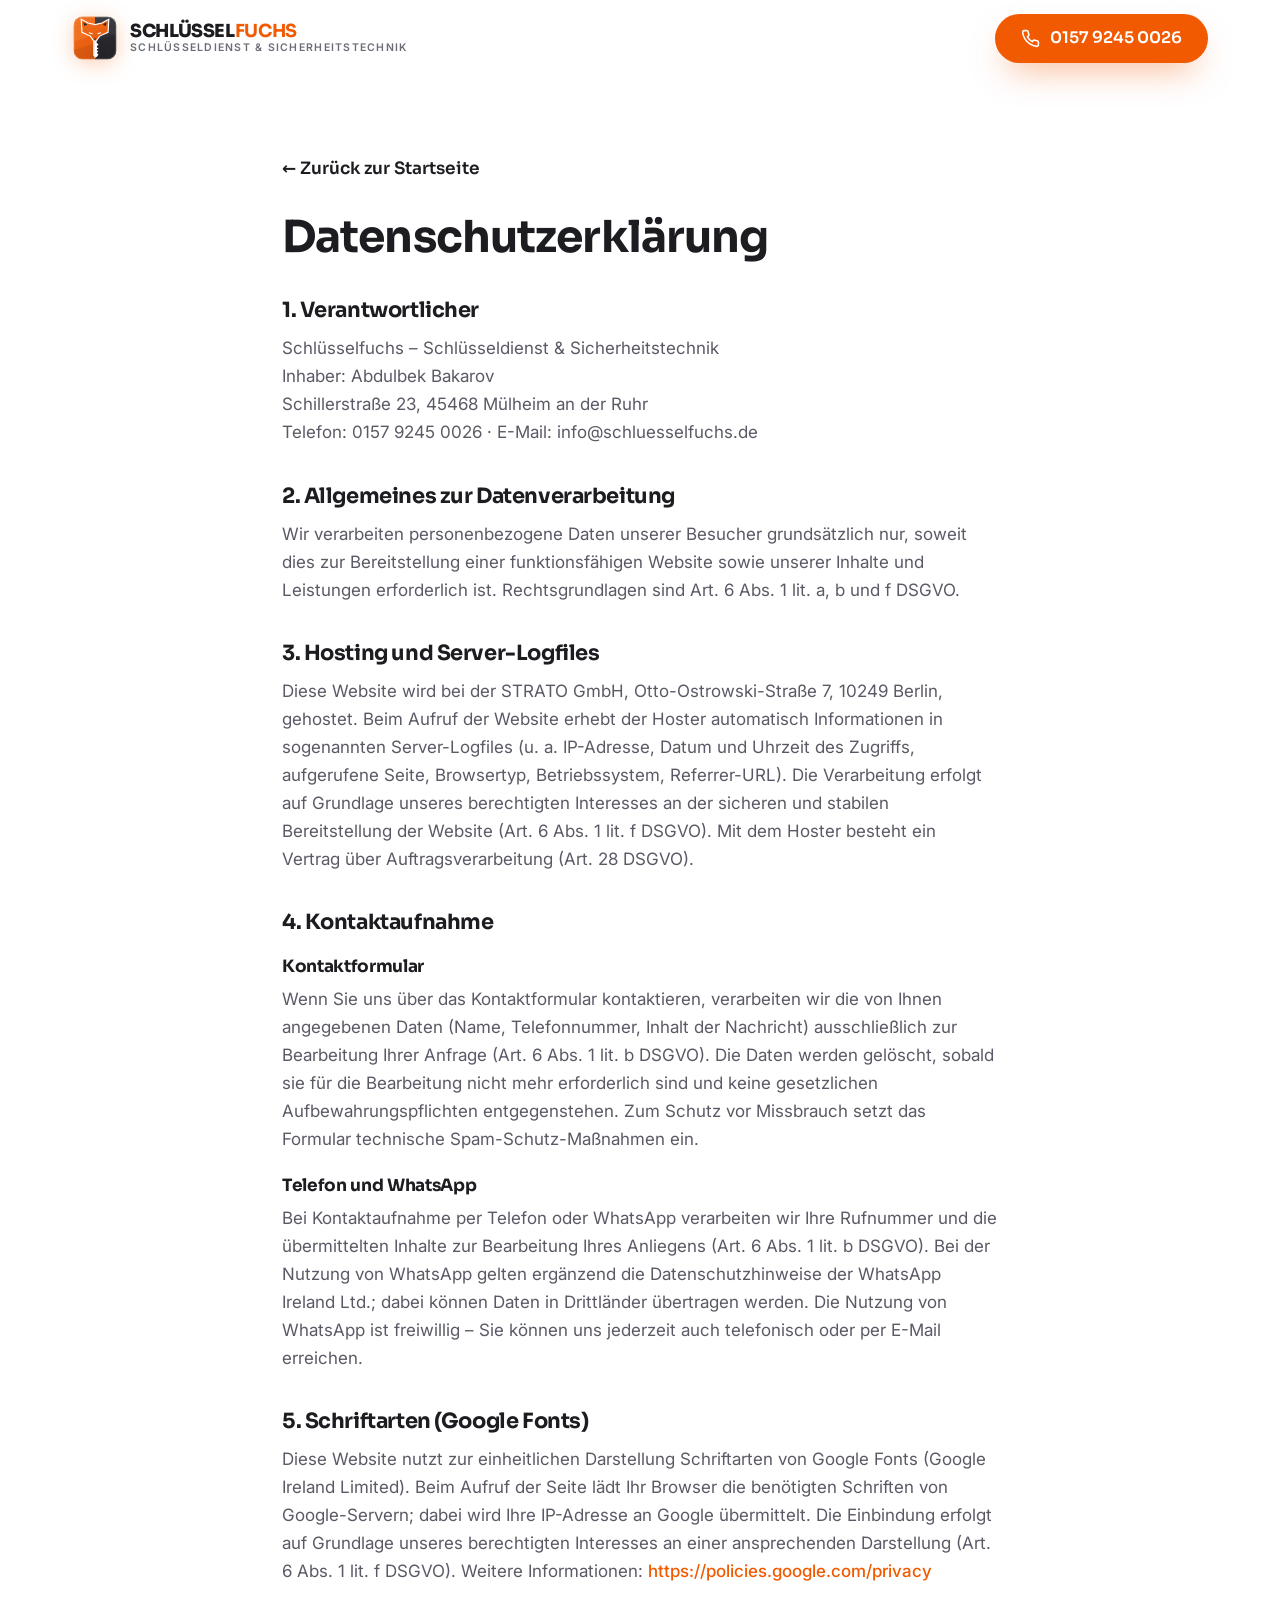
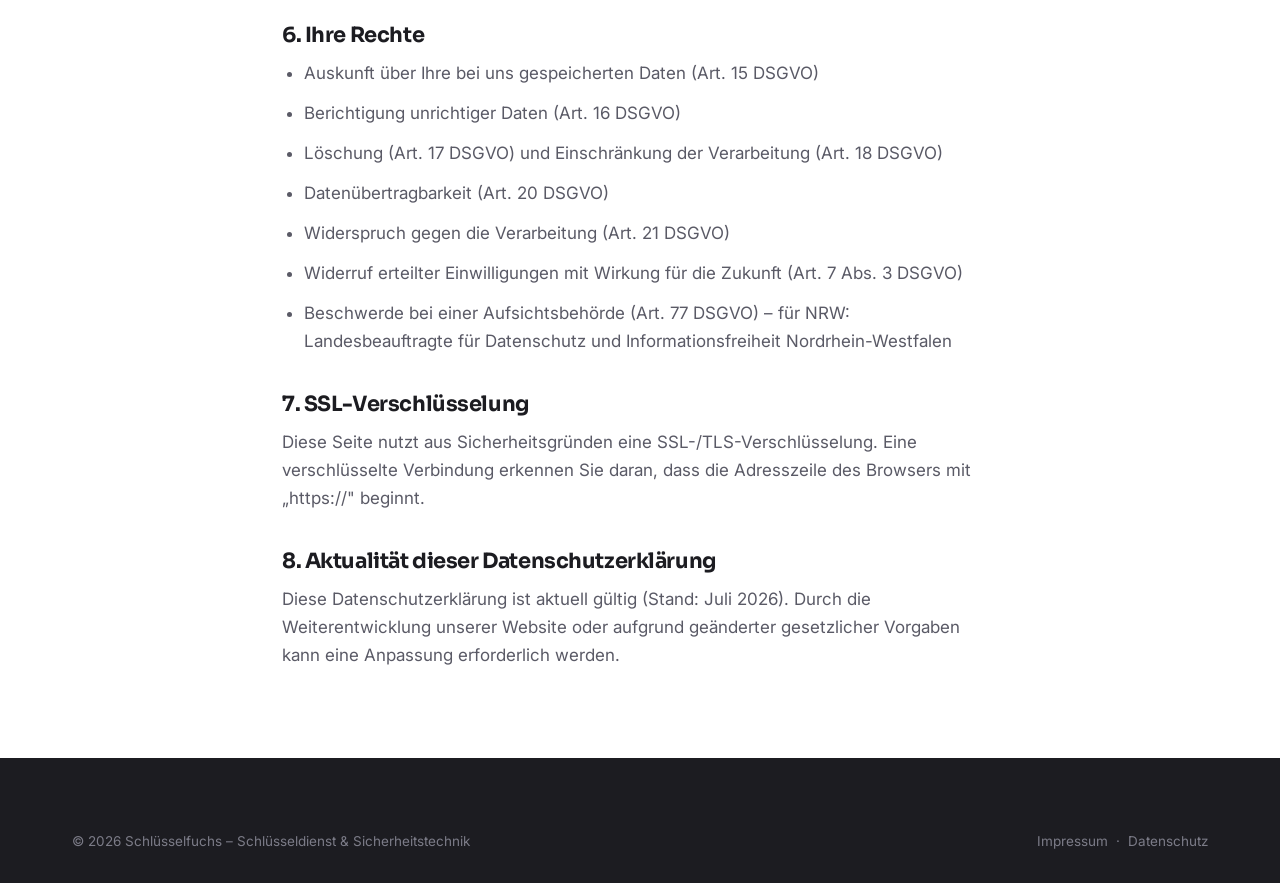
<file: datenschutz.html>
<!DOCTYPE html>
<html lang="de">
<head>
<meta charset="UTF-8">
<meta name="viewport" content="width=device-width, initial-scale=1.0">
<title>Datenschutzerklärung | Schlüsselfuchs</title>
<meta name="description" content="Datenschutzerklärung – FUCHS Schlüsseldienst & Sicherheitstechnik, Mülheim an der Ruhr.">
<link rel="canonical" href="https://www.schluesselfuchs.de/datenschutz">
<meta name="robots" content="noindex, follow">
<link rel="icon" type="image/svg+xml" href="assets/favicon.svg">
<link rel="preconnect" href="https://fonts.googleapis.com">
<link rel="preconnect" href="https://fonts.gstatic.com" crossorigin>
<link href="https://fonts.googleapis.com/css2?family=Sora:wght@600;700;800&family=Inter:wght@400;500;600&display=swap" rel="stylesheet">
<link rel="stylesheet" href="assets/styles.css">
<style>
.legal{max-width:760px;margin:0 auto;padding:clamp(40px,6vw,80px) 22px}
.legal h1{font-size:clamp(30px,4.5vw,44px);margin-bottom:34px}
.legal h2{font-size:21px;margin:38px 0 12px}
.legal h3{font-size:17px;margin:24px 0 8px}
.legal p,.legal li{color:var(--slate);margin-bottom:12px}
.legal ul{list-style:disc;padding-left:22px}
.legal a{color:var(--orange);font-weight:500}
.legal a:hover{text-decoration:underline}
.legal .back{display:inline-flex;align-items:center;gap:8px;margin-bottom:30px;font-weight:600;font-family:var(--font-display);color:var(--ink)}
.legal .back:hover{color:var(--orange)}
</style>
</head>
<body>

<header class="header">
  <div class="container header__inner">
    <a href="index.html" class="brand" aria-label="FUCHS Schlüsseldienst – zur Startseite">
      <img src="assets/logo-mark.svg" alt="Schlüsselfuchs Logo" class="brand__mark" width="46" height="46">
      <span class="brand__text">
        <span class="brand__name">SCHLÜSSEL<b>FUCHS</b></span>
        <span class="brand__sub">Schlüsseldienst &amp; Sicherheitstechnik</span>
      </span>
    </a>
    <div class="header__cta" style="margin-left:auto">
      <a href="tel:+4915792450026" class="btn btn--primary">
        <svg viewBox="0 0 24 24" fill="none" stroke="currentColor" stroke-width="2" stroke-linecap="round" stroke-linejoin="round"><path d="M22 16.92v3a2 2 0 0 1-2.18 2 19.79 19.79 0 0 1-8.63-3.07 19.5 19.5 0 0 1-6-6 19.79 19.79 0 0 1-3.07-8.67A2 2 0 0 1 4.11 2h3a2 2 0 0 1 2 1.72c.127.96.361 1.903.7 2.81a2 2 0 0 1-.45 2.11L8.09 9.91a16 16 0 0 0 6 6l1.27-1.27a2 2 0 0 1 2.11-.45c.907.339 1.85.573 2.81.7A2 2 0 0 1 22 16.92z"/></svg>
        0157 9245 0026
      </a>
    </div>
  </div>
</header>

<main class="legal">
  <a href="index.html" class="back">← Zurück zur Startseite</a>
  <h1>Datenschutzerklärung</h1>

  <h2>1. Verantwortlicher</h2>
  <p>
    Schlüsselfuchs – Schlüsseldienst &amp; Sicherheitstechnik<br>
    Inhaber: Abdulbek Bakarov<br>
    Schillerstraße 23, 45468 Mülheim an der Ruhr<br>
    Telefon: 0157 9245 0026 · E-Mail: info&#64;schluesselfuchs&#46;de
  </p>

  <h2>2. Allgemeines zur Datenverarbeitung</h2>
  <p>Wir verarbeiten personenbezogene Daten unserer Besucher grundsätzlich nur, soweit dies zur Bereitstellung einer funktionsfähigen Website sowie unserer Inhalte und Leistungen erforderlich ist. Rechtsgrundlagen sind Art. 6 Abs. 1 lit. a, b und f DSGVO.</p>

  <h2>3. Hosting und Server-Logfiles</h2>
  <p>Diese Website wird bei der STRATO GmbH, Otto-Ostrowski-Straße 7, 10249 Berlin, gehostet. Beim Aufruf der Website erhebt der Hoster automatisch Informationen in sogenannten Server-Logfiles (u. a. IP-Adresse, Datum und Uhrzeit des Zugriffs, aufgerufene Seite, Browsertyp, Betriebssystem, Referrer-URL). Die Verarbeitung erfolgt auf Grundlage unseres berechtigten Interesses an der sicheren und stabilen Bereitstellung der Website (Art. 6 Abs. 1 lit. f DSGVO). Mit dem Hoster besteht ein Vertrag über Auftragsverarbeitung (Art. 28 DSGVO).</p>

  <h2>4. Kontaktaufnahme</h2>
  <h3>Kontaktformular</h3>
  <p>Wenn Sie uns über das Kontaktformular kontaktieren, verarbeiten wir die von Ihnen angegebenen Daten (Name, Telefonnummer, Inhalt der Nachricht) ausschließlich zur Bearbeitung Ihrer Anfrage (Art. 6 Abs. 1 lit. b DSGVO). Die Daten werden gelöscht, sobald sie für die Bearbeitung nicht mehr erforderlich sind und keine gesetzlichen Aufbewahrungspflichten entgegenstehen. Zum Schutz vor Missbrauch setzt das Formular technische Spam-Schutz-Maßnahmen ein.</p>
  <h3>Telefon und WhatsApp</h3>
  <p>Bei Kontaktaufnahme per Telefon oder WhatsApp verarbeiten wir Ihre Rufnummer und die übermittelten Inhalte zur Bearbeitung Ihres Anliegens (Art. 6 Abs. 1 lit. b DSGVO). Bei der Nutzung von WhatsApp gelten ergänzend die Datenschutzhinweise der WhatsApp Ireland Ltd.; dabei können Daten in Drittländer übertragen werden. Die Nutzung von WhatsApp ist freiwillig – Sie können uns jederzeit auch telefonisch oder per E-Mail erreichen.</p>

  <h2>5. Schriftarten (Google Fonts)</h2>
  <p>Diese Website nutzt zur einheitlichen Darstellung Schriftarten von Google Fonts (Google Ireland Limited). Beim Aufruf der Seite lädt Ihr Browser die benötigten Schriften von Google-Servern; dabei wird Ihre IP-Adresse an Google übermittelt. Die Einbindung erfolgt auf Grundlage unseres berechtigten Interesses an einer ansprechenden Darstellung (Art. 6 Abs. 1 lit. f DSGVO). Weitere Informationen: <a href="https://policies.google.com/privacy" rel="noopener nofollow">https://policies.google.com/privacy</a></p>

  <h2>6. Ihre Rechte</h2>
  <ul>
    <li>Auskunft über Ihre bei uns gespeicherten Daten (Art. 15 DSGVO)</li>
    <li>Berichtigung unrichtiger Daten (Art. 16 DSGVO)</li>
    <li>Löschung (Art. 17 DSGVO) und Einschränkung der Verarbeitung (Art. 18 DSGVO)</li>
    <li>Datenübertragbarkeit (Art. 20 DSGVO)</li>
    <li>Widerspruch gegen die Verarbeitung (Art. 21 DSGVO)</li>
    <li>Widerruf erteilter Einwilligungen mit Wirkung für die Zukunft (Art. 7 Abs. 3 DSGVO)</li>
    <li>Beschwerde bei einer Aufsichtsbehörde (Art. 77 DSGVO) – für NRW: Landesbeauftragte für Datenschutz und Informationsfreiheit Nordrhein-Westfalen</li>
  </ul>

  <h2>7. SSL-Verschlüsselung</h2>
  <p>Diese Seite nutzt aus Sicherheitsgründen eine SSL-/TLS-Verschlüsselung. Eine verschlüsselte Verbindung erkennen Sie daran, dass die Adresszeile des Browsers mit „https://" beginnt.</p>

  <h2>8. Aktualität dieser Datenschutzerklärung</h2>
  <p>Diese Datenschutzerklärung ist aktuell gültig (Stand: Juli 2026). Durch die Weiterentwicklung unserer Website oder aufgrund geänderter gesetzlicher Vorgaben kann eine Anpassung erforderlich werden.</p>
</main>

<footer class="footer">
  <div class="container">
    <div class="footer__bottom" style="margin-top:0;padding-top:0;border-top:none">
      <span>© 2026 Schlüsselfuchs – Schlüsseldienst &amp; Sicherheitstechnik</span>
      <span><a href="impressum.html">Impressum</a> &nbsp;·&nbsp; <a href="datenschutz.html">Datenschutz</a></span>
    </div>
  </div>
</footer>

</body>
</html>
</file>
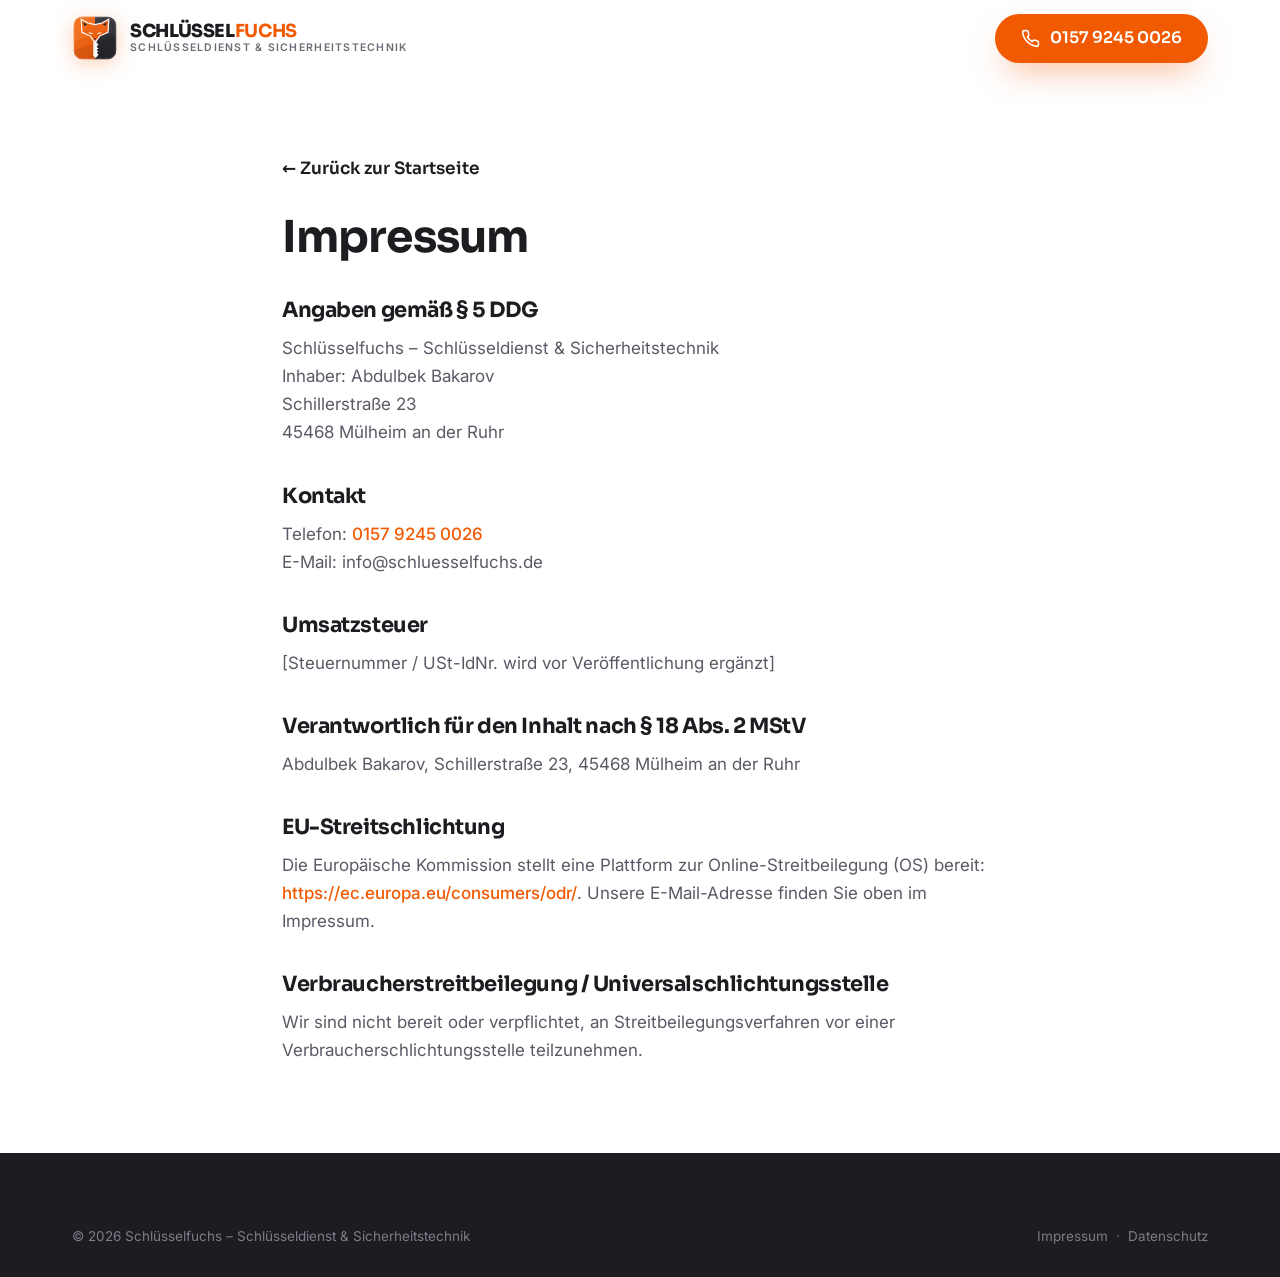
<file: impressum.html>
<!DOCTYPE html>
<html lang="de">
<head>
<meta charset="UTF-8">
<meta name="viewport" content="width=device-width, initial-scale=1.0">
<title>Impressum | Schlüsselfuchs</title>
<meta name="description" content="Impressum – FUCHS Schlüsseldienst & Sicherheitstechnik, Mülheim an der Ruhr.">
<link rel="canonical" href="https://www.schluesselfuchs.de/impressum">
<meta name="robots" content="noindex, follow">
<link rel="icon" type="image/svg+xml" href="assets/favicon.svg">
<link rel="preconnect" href="https://fonts.googleapis.com">
<link rel="preconnect" href="https://fonts.gstatic.com" crossorigin>
<link href="https://fonts.googleapis.com/css2?family=Sora:wght@600;700;800&family=Inter:wght@400;500;600&display=swap" rel="stylesheet">
<link rel="stylesheet" href="assets/styles.css">
<style>
.legal{max-width:760px;margin:0 auto;padding:clamp(40px,6vw,80px) 22px}
.legal h1{font-size:clamp(30px,4.5vw,44px);margin-bottom:34px}
.legal h2{font-size:21px;margin:38px 0 12px}
.legal p{color:var(--slate);margin-bottom:12px}
.legal a{color:var(--orange);font-weight:500}
.legal a:hover{text-decoration:underline}
.legal .back{display:inline-flex;align-items:center;gap:8px;margin-bottom:30px;font-weight:600;font-family:var(--font-display);color:var(--ink)}
.legal .back:hover{color:var(--orange)}
</style>
</head>
<body>

<header class="header">
  <div class="container header__inner">
    <a href="index.html" class="brand" aria-label="FUCHS Schlüsseldienst – zur Startseite">
      <img src="assets/logo-mark.svg" alt="Schlüsselfuchs Logo" class="brand__mark" width="46" height="46">
      <span class="brand__text">
        <span class="brand__name">SCHLÜSSEL<b>FUCHS</b></span>
        <span class="brand__sub">Schlüsseldienst &amp; Sicherheitstechnik</span>
      </span>
    </a>
    <div class="header__cta" style="margin-left:auto">
      <a href="tel:+4915792450026" class="btn btn--primary">
        <svg viewBox="0 0 24 24" fill="none" stroke="currentColor" stroke-width="2" stroke-linecap="round" stroke-linejoin="round"><path d="M22 16.92v3a2 2 0 0 1-2.18 2 19.79 19.79 0 0 1-8.63-3.07 19.5 19.5 0 0 1-6-6 19.79 19.79 0 0 1-3.07-8.67A2 2 0 0 1 4.11 2h3a2 2 0 0 1 2 1.72c.127.96.361 1.903.7 2.81a2 2 0 0 1-.45 2.11L8.09 9.91a16 16 0 0 0 6 6l1.27-1.27a2 2 0 0 1 2.11-.45c.907.339 1.85.573 2.81.7A2 2 0 0 1 22 16.92z"/></svg>
        0157 9245 0026
      </a>
    </div>
  </div>
</header>

<main class="legal">
  <a href="index.html" class="back">← Zurück zur Startseite</a>
  <h1>Impressum</h1>

  <h2>Angaben gemäß § 5 DDG</h2>
  <p>
    Schlüsselfuchs – Schlüsseldienst &amp; Sicherheitstechnik<br>
    Inhaber: Abdulbek Bakarov<br>
    Schillerstraße 23<br>
    45468 Mülheim an der Ruhr
  </p>

  <h2>Kontakt</h2>
  <p>
    Telefon: <a href="tel:+4915792450026">0157 9245 0026</a><br>
    E-Mail: info&#64;schluesselfuchs&#46;de
  </p>

  <!-- TODO vor Go-Live: korrekte Steuernummer bzw. gültige USt-IdNr. einsetzen.
       ACHTUNG: Die auf den Alt-Seiten verwendete "USt-IdNr. DE 120 5008 2717" ist KEINE
       gültige USt-IdNr. (Format einer Steuernummer) – nicht übernehmen! -->
  <h2>Umsatzsteuer</h2>
  <p>[Steuernummer / USt-IdNr. wird vor Veröffentlichung ergänzt]</p>

  <h2>Verantwortlich für den Inhalt nach § 18 Abs. 2 MStV</h2>
  <p>Abdulbek Bakarov, Schillerstraße 23, 45468 Mülheim an der Ruhr</p>

  <h2>EU-Streitschlichtung</h2>
  <p>Die Europäische Kommission stellt eine Plattform zur Online-Streitbeilegung (OS) bereit: <a href="https://ec.europa.eu/consumers/odr/" rel="noopener nofollow">https://ec.europa.eu/consumers/odr/</a>. Unsere E-Mail-Adresse finden Sie oben im Impressum.</p>

  <h2>Verbraucherstreitbeilegung / Universalschlichtungsstelle</h2>
  <p>Wir sind nicht bereit oder verpflichtet, an Streitbeilegungsverfahren vor einer Verbraucherschlichtungsstelle teilzunehmen.</p>
</main>

<footer class="footer">
  <div class="container">
    <div class="footer__bottom" style="margin-top:0;padding-top:0;border-top:none">
      <span>© 2026 Schlüsselfuchs – Schlüsseldienst &amp; Sicherheitstechnik</span>
      <span><a href="impressum.html">Impressum</a> &nbsp;·&nbsp; <a href="datenschutz.html">Datenschutz</a></span>
    </div>
  </div>
</footer>

</body>
</html>
</file>
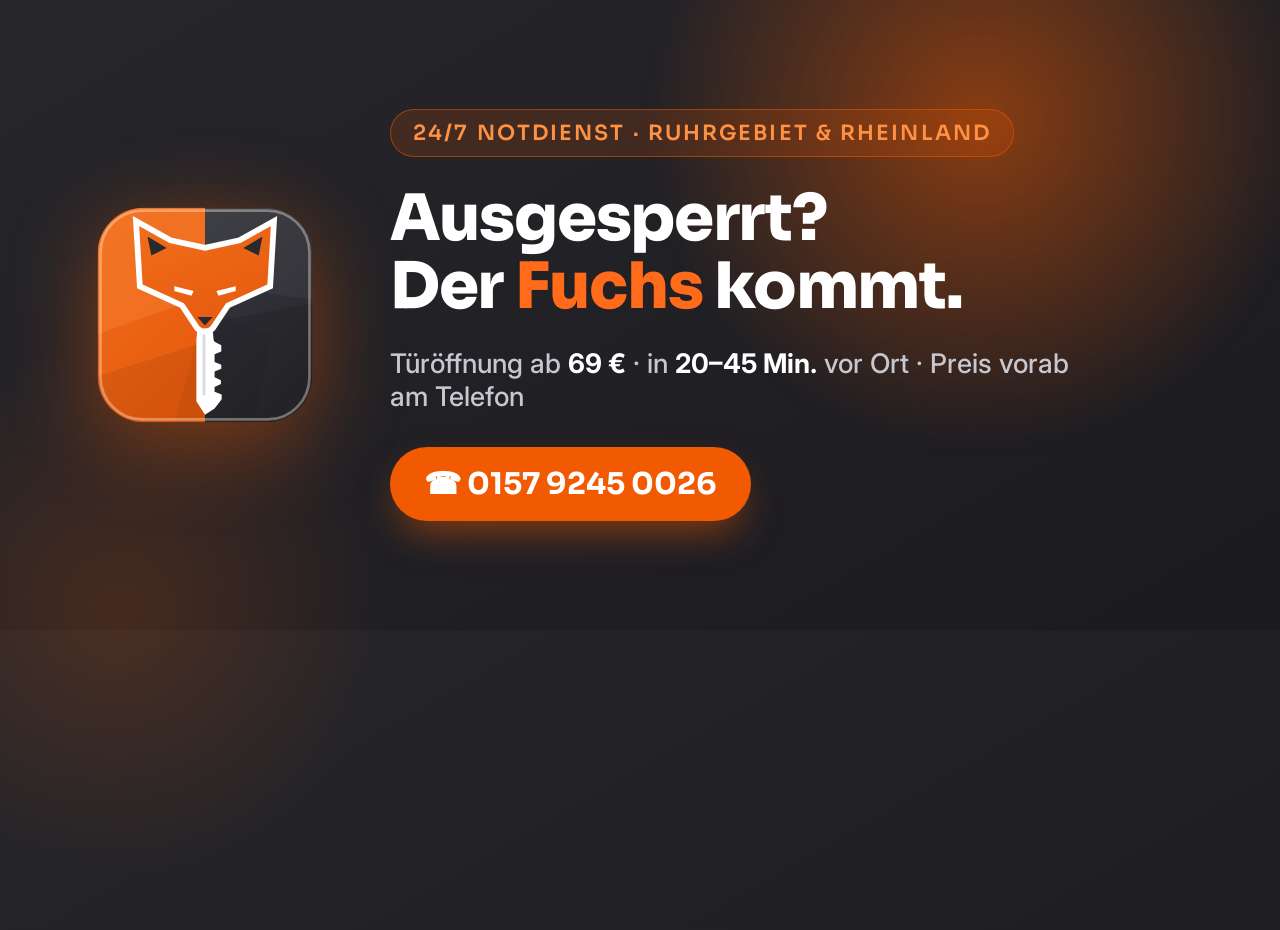
<file: assets/og-source.html>
<!DOCTYPE html>
<html lang="de">
<head>
<meta charset="UTF-8">
<link rel="preconnect" href="https://fonts.googleapis.com">
<link rel="preconnect" href="https://fonts.gstatic.com" crossorigin>
<link href="https://fonts.googleapis.com/css2?family=Sora:wght@600;700;800&family=Inter:wght@500;600&display=swap" rel="stylesheet">
<style>
*{margin:0;padding:0;box-sizing:border-box}
body{width:1200px;height:630px;overflow:hidden;font-family:'Sora',sans-serif;
  background:linear-gradient(150deg,#26262B 0%,#1A1A1F 100%);position:relative;color:#fff}
.glow{position:absolute;top:-260px;right:-160px;width:760px;height:760px;border-radius:50%;
  background:radial-gradient(circle,rgba(241,90,0,.5),transparent 62%);filter:blur(8px)}
.glow2{position:absolute;bottom:-300px;left:-200px;width:640px;height:640px;border-radius:50%;
  background:radial-gradient(circle,rgba(241,90,0,.18),transparent 60%)}
.wrap{position:relative;z-index:1;display:flex;align-items:center;gap:70px;height:100%;padding:0 90px}
.logo{width:230px;height:230px;flex-shrink:0;filter:drop-shadow(0 18px 44px rgba(241,90,0,.45))}
.eyebrow{display:inline-block;background:rgba(241,90,0,.16);border:1.5px solid rgba(241,90,0,.5);
  color:#FF9142;font-size:21px;font-weight:600;letter-spacing:.1em;text-transform:uppercase;
  padding:10px 22px;border-radius:100px;margin-bottom:28px}
h1{font-size:64px;font-weight:800;line-height:1.06;letter-spacing:-.02em}
h1 span{color:#FF6B1A}
.sub{font-family:'Inter',sans-serif;font-size:27px;color:#C7C7D0;margin-top:26px;font-weight:500}
.sub b{color:#fff}
.phone{display:inline-flex;align-items:center;gap:14px;margin-top:34px;background:#F15A00;
  border-radius:100px;padding:18px 34px;font-size:30px;font-weight:700;box-shadow:0 18px 40px -10px rgba(241,90,0,.55)}
</style>
</head>
<body>
<div class="glow"></div><div class="glow2"></div>
<div class="wrap">
  <img class="logo" src="logo-mark.svg" alt="">
  <div>
    <span class="eyebrow">24/7 Notdienst · Ruhrgebiet &amp; Rheinland</span>
    <h1>Ausgesperrt?<br>Der <span>Fuchs</span> kommt.</h1>
    <p class="sub">Türöffnung ab <b>69&nbsp;€</b> · in <b>20–45 Min.</b> vor Ort · Preis vorab am Telefon</p>
    <span class="phone">☎ 0157 9245 0026</span>
  </div>
</div>
</body>
</html>
</file>
<file: assets/styles.css>
/* ============================================================
   FUCHS Schlüsseldienst & Sicherheitstechnik
   Design System & Styles — Rex Fortis, 2026
   ============================================================ */

:root{
  /* Brand */
  --orange:#F15A00;
  --orange-600:#E15200;
  --orange-500:#FF6B1A;
  --orange-050:#FFF2E9;
  --ink:#1C1C21;          /* near-black charcoal from logo */
  --ink-800:#26262B;
  --ink-700:#33333A;
  --slate:#5A5A66;
  --muted:#6C6C77;
  --line:#EAE8E6;
  --bg:#FFFFFF;
  --bg-soft:#FAF8F6;
  --bg-warm:#FBF4EE;
  --green:#129A6B;
  --green-050:#E7F6EF;
  --white:#fff;

  --shadow-sm:0 1px 2px rgba(28,28,33,.06), 0 1px 3px rgba(28,28,33,.05);
  --shadow-md:0 8px 24px -8px rgba(28,28,33,.16);
  --shadow-lg:0 30px 60px -22px rgba(28,28,33,.30);
  --shadow-orange:0 16px 34px -12px rgba(241,90,0,.5);

  --r-sm:10px; --r:16px; --r-lg:22px; --r-xl:30px;
  --container:1180px;
  --font-display:'Sora',system-ui,sans-serif;
  --font-body:'Inter',system-ui,sans-serif;
  --ease:cubic-bezier(.22,.61,.36,1);
}

*,*::before,*::after{box-sizing:border-box}
html{scroll-behavior:smooth;-webkit-text-size-adjust:100%}
body{
  margin:0;font-family:var(--font-body);color:var(--ink);background:var(--bg);
  font-size:17px;line-height:1.65;-webkit-font-smoothing:antialiased;text-rendering:optimizeLegibility;
  overflow-x:hidden;
}
img,svg{max-width:100%;display:block}
a{color:inherit;text-decoration:none}
a[href^="tel:"]{white-space:nowrap}
button{font-family:inherit;cursor:pointer;border:none;background:none}
h1,h2,h3,h4{font-family:var(--font-display);font-weight:700;line-height:1.1;letter-spacing:-.02em;color:var(--ink);margin:0}
h2,h3{text-wrap:balance}
p{margin:0}
ul{margin:0;padding:0;list-style:none}
:focus-visible{outline:3px solid var(--orange);outline-offset:3px;border-radius:4px}

/* ---------- Layout ---------- */
.container{width:100%;max-width:var(--container);margin-inline:auto;padding-inline:22px}
.section{padding:clamp(60px,8vw,110px) 0}
section[id],[id].hero{scroll-margin-top:90px}
.skip-link{position:absolute;left:-9999px;top:0;z-index:200;background:var(--ink);color:#fff;padding:12px 20px;border-radius:0 0 10px 0;font-family:var(--font-display);font-weight:600}
.skip-link:focus{left:0}
.section--soft{background:var(--bg-soft)}
.section-head{max-width:680px;margin:0 auto clamp(38px,5vw,60px);text-align:center}
.eyebrow{display:inline-flex;align-items:center;gap:8px;font-family:var(--font-display);font-weight:600;
  font-size:13px;letter-spacing:.14em;text-transform:uppercase;color:var(--orange);
  background:var(--orange-050);padding:7px 14px;border-radius:100px;margin-bottom:18px}
.eyebrow--light{color:#FFB98A;background:rgba(255,255,255,.08)}
h2.title{font-size:clamp(28px,4.4vw,46px)}
.section-head p{margin-top:16px;color:var(--slate);font-size:clamp(16px,2vw,19px)}
.lead{color:var(--slate);font-size:19px}

/* ---------- Buttons ---------- */
.btn{display:inline-flex;align-items:center;justify-content:center;gap:10px;font-family:var(--font-display);
  font-weight:600;font-size:16px;padding:15px 26px;border-radius:100px;transition:.25s var(--ease);
  white-space:nowrap;line-height:1}
.btn svg{width:19px;height:19px}
.btn--primary{background:var(--orange);color:#fff;box-shadow:var(--shadow-orange)}
.btn--primary:hover{background:var(--orange-600);transform:translateY(-2px);box-shadow:0 22px 40px -12px rgba(241,90,0,.6)}
.btn--ghost{background:#fff;color:var(--ink);box-shadow:inset 0 0 0 1.5px var(--line)}
.btn--ghost:hover{box-shadow:inset 0 0 0 1.5px var(--ink);transform:translateY(-2px)}
.btn--dark{background:var(--ink);color:#fff}
.btn--dark:hover{background:var(--ink-700);transform:translateY(-2px)}
.btn--lg{padding:18px 32px;font-size:17px}
.btn--block{width:100%}

/* ---------- Header ---------- */
.header{position:sticky;top:0;z-index:60;background:rgba(255,255,255,.82);backdrop-filter:blur(14px);
  border-bottom:1px solid transparent;transition:.3s var(--ease)}
.header.scrolled{border-bottom-color:var(--line);box-shadow:var(--shadow-sm)}
.header__inner{display:flex;align-items:center;gap:24px;height:76px}
.brand{display:flex;align-items:center;gap:12px}
.brand__mark{width:46px;height:46px;filter:drop-shadow(0 4px 10px rgba(241,90,0,.28))}
.brand__text{display:flex;flex-direction:column;line-height:1}
.brand__name{font-family:var(--font-display);font-weight:800;font-size:18px;letter-spacing:-.02em;color:var(--ink);white-space:nowrap}
.brand__name b{color:var(--orange)}
.brand__sub{font-size:10.5px;letter-spacing:.12em;text-transform:uppercase;color:var(--muted);font-weight:600;margin-top:3px}
.nav{display:flex;align-items:center;gap:30px;margin-left:auto}
.nav a{font-weight:500;font-size:15.5px;color:var(--ink-700);position:relative;transition:.2s}
.nav a::after{content:"";position:absolute;left:0;bottom:-6px;width:0;height:2px;background:var(--orange);transition:.25s var(--ease)}
.nav a:hover{color:var(--ink)}
.nav a:hover::after{width:100%}
.header__cta{display:flex;align-items:center;gap:14px}
.header__phone{display:flex;flex-direction:column;align-items:flex-end;line-height:1.1}
.header__phone small{font-size:11px;color:var(--muted);font-weight:600;text-transform:uppercase;letter-spacing:.08em}
.header__phone b{font-family:var(--font-display);font-size:18px;color:var(--ink);white-space:nowrap}
.burger{display:none;width:46px;height:46px;border-radius:12px;background:var(--ink);position:relative}
.burger span,.burger span::before,.burger span::after{content:"";position:absolute;width:20px;height:2px;background:#fff;border-radius:2px;transition:.3s var(--ease)}
.burger span{left:13px;top:22px}
.burger span::before,.burger span::after{left:0}
.burger span::before{top:-6px}.burger span::after{top:6px}
body.menu-open .burger span{background:transparent}
body.menu-open .burger span::before{top:0;transform:rotate(45deg)}
body.menu-open .burger span::after{top:0;transform:rotate(-45deg)}

/* ---------- Hero ---------- */
.hero{position:relative;padding:clamp(36px,6vw,72px) 0 clamp(60px,8vw,96px);overflow:hidden}
.hero::before{content:"";position:absolute;inset:0;z-index:-2;
  background:radial-gradient(60% 55% at 82% 8%,#FFF2E9 0,transparent 60%),
             radial-gradient(50% 50% at 0% 100%,#FBF4EE 0,transparent 55%)}
.hero__grid{display:grid;grid-template-columns:1.08fr .92fr;gap:clamp(30px,4vw,60px);align-items:center}
.hero__eyebrow{margin-bottom:22px}
.hero h1{font-size:clamp(34px,5.6vw,62px);line-height:1.03}
.hero h1 .hl{color:var(--orange);position:relative;white-space:nowrap}
.hero h1 .hl::after{content:"";position:absolute;left:0;right:0;bottom:.08em;height:.16em;background:var(--orange-050);z-index:-1;border-radius:4px}
.hero__sub{margin-top:22px;max-width:520px;font-size:clamp(16px,2vw,19.5px);color:var(--slate)}
.hero__actions{display:flex;flex-wrap:wrap;gap:14px;margin-top:32px}
.hero__chips{display:flex;flex-wrap:wrap;gap:10px 20px;margin-top:32px}
.chip{display:inline-flex;align-items:center;gap:9px;font-size:14.5px;font-weight:500;color:var(--ink-700)}
.chip svg{width:20px;height:20px;color:var(--green);flex-shrink:0}

/* Hero visual card */
.hero__visual{position:relative}
.hero-card{position:relative;background:radial-gradient(115% 85% at 98% -6%,rgba(241,90,0,.20),rgba(241,90,0,.06) 32%,transparent 60%),linear-gradient(158deg,#2c2c34,#18181d);border-radius:var(--r-xl);
  padding:38px 34px;color:#fff;box-shadow:var(--shadow-lg);overflow:hidden}
.hero-card__emblem{width:96px;height:96px;position:relative;z-index:1;filter:drop-shadow(0 10px 24px rgba(241,90,0,.5))}
.hero-card__title{position:relative;z-index:1;font-family:var(--font-display);font-weight:700;font-size:23px;margin-top:22px}
.hero-card__title span{color:var(--orange-500)}
.hero-card__list{position:relative;z-index:1;margin-top:22px;display:grid;gap:14px}
.hero-card__list li{display:flex;gap:12px;align-items:flex-start;font-size:15px;color:#D9D9E0}
.hero-card__list svg{width:22px;height:22px;color:var(--orange-500);flex-shrink:0;margin-top:1px}
.hero-card__price{position:relative;z-index:1;margin-top:26px;display:flex;align-items:center;justify-content:space-between;
  gap:16px;background:rgba(255,255,255,.07);border:1px solid rgba(255,255,255,.1);border-radius:var(--r);padding:16px 20px}
.hero-card__price small{display:block;font-size:12px;color:#A9A9B4;text-transform:uppercase;letter-spacing:.08em;font-weight:600}
.hero-card__price b{font-family:var(--font-display);font-size:26px}
.hero-card__price .from{font-size:14px;color:#A9A9B4;font-weight:500}
.badge-float{position:absolute;z-index:2;background:#fff;color:var(--ink);border-radius:16px;box-shadow:var(--shadow-md);
  padding:13px 16px;display:flex;align-items:center;gap:11px;font-weight:600;font-size:14px}
.badge-float svg{width:26px;height:26px;color:var(--orange)}
.badge-float--tr{top:-18px;right:-14px}
.badge-float--bl{bottom:-20px;left:-16px}
.badge-float small{display:block;font-size:11px;color:var(--muted);font-weight:600}

/* ---------- Trust bar ---------- */
.trustbar{border-top:1px solid var(--line);border-bottom:1px solid var(--line);background:var(--bg-soft)}
.trustbar__grid{display:grid;grid-template-columns:repeat(4,1fr);gap:20px;padding:26px 0}
.trustbar__item{display:flex;align-items:center;gap:14px;justify-content:center;text-align:left}
.trustbar__item svg{width:34px;height:34px;color:var(--orange);flex-shrink:0}
.trustbar__item b{font-family:var(--font-display);display:block;font-size:16px;line-height:1.2}
.trustbar__item small{color:var(--slate);font-size:13.5px}

/* ---------- Services ---------- */
.svc-grid{display:grid;grid-template-columns:repeat(3,1fr);gap:22px}
.svc{position:relative;background:#fff;border:1px solid var(--line);border-radius:var(--r-lg);padding:30px;
  transition:.3s var(--ease);overflow:hidden}
.svc::after{content:"";position:absolute;left:0;top:0;height:4px;width:100%;background:var(--orange);transform:scaleX(0);transform-origin:left;transition:.35s var(--ease)}
.svc:hover{transform:translateY(-6px);box-shadow:var(--shadow-md);border-color:transparent}
.svc:hover::after{transform:scaleX(1)}
.svc__icon{width:58px;height:58px;border-radius:15px;background:var(--orange-050);display:grid;place-items:center;margin-bottom:20px;transition:.3s var(--ease)}
.svc__icon svg{width:29px;height:29px;color:var(--orange)}
.svc:hover .svc__icon{background:var(--orange);}
.svc:hover .svc__icon svg{color:#fff}
.svc h3{font-size:20px;margin-bottom:9px}
.svc p{color:var(--slate);font-size:15.5px}
.svc__link{display:inline-flex;align-items:center;gap:7px;margin-top:16px;color:var(--orange);font-weight:600;font-size:14.5px;font-family:var(--font-display)}
.svc__link svg{width:16px;height:16px;transition:.25s var(--ease)}
.svc:hover .svc__link svg{transform:translateX(4px)}

/* ---------- Price / transparency ---------- */
.price-wrap{display:grid;grid-template-columns:1fr 1fr;gap:clamp(28px,4vw,56px);align-items:center}
.price-copy h2{font-size:clamp(26px,3.6vw,40px)}
.price-copy p{margin-top:16px;color:var(--slate);font-size:18px}
.price-list{margin-top:26px;display:grid;gap:14px}
.price-list li{display:flex;gap:13px;align-items:flex-start;font-size:16px}
.price-list svg{width:24px;height:24px;color:var(--green);flex-shrink:0;margin-top:2px}
.price-card{background:radial-gradient(120% 90% at 2% -8%,rgba(241,90,0,.16),rgba(241,90,0,.05) 34%,transparent 62%),linear-gradient(158deg,#2c2c34,#17171c);border-radius:var(--r-xl);padding:clamp(28px,4vw,44px);color:#fff;box-shadow:var(--shadow-lg);position:relative;overflow:hidden}
.price-card__tag{position:relative;z-index:1;display:inline-block;background:var(--orange);color:#fff;font-family:var(--font-display);font-weight:600;font-size:13px;letter-spacing:.06em;text-transform:uppercase;padding:6px 13px;border-radius:100px}
.price-row{position:relative;z-index:1;display:flex;justify-content:space-between;align-items:baseline;gap:16px;padding:18px 0;border-bottom:1px solid rgba(255,255,255,.1)}
.price-row:last-of-type{border-bottom:none}
.price-row .name{font-weight:500;color:#EDEDF2}
.price-row .name small{display:block;font-size:12.5px;color:#9A9AA6;font-weight:400;margin-top:2px}
.price-row .amt{font-family:var(--font-display);font-weight:700;font-size:22px;white-space:nowrap}
.price-row .amt small{font-size:13px;color:#9A9AA6;font-weight:500}
.price-card__note{position:relative;z-index:1;margin-top:22px;font-size:13.5px;color:#A9A9B4;display:flex;gap:9px;align-items:flex-start}
.price-card__note svg{width:18px;height:18px;color:var(--orange-500);flex-shrink:0;margin-top:1px}

/* ---------- Process ---------- */
.steps{display:grid;grid-template-columns:repeat(4,1fr);gap:22px;counter-reset:step}
.step{position:relative;padding-top:8px}
.step__num{width:52px;height:52px;border-radius:14px;background:#fff;box-shadow:var(--shadow-sm);border:1px solid var(--line);
  display:grid;place-items:center;font-family:var(--font-display);font-weight:800;font-size:22px;color:var(--orange);margin-bottom:18px}
.step h3{font-size:18px;margin-bottom:8px}
.step p{color:var(--slate);font-size:15px}
.step:not(:last-child)::before{content:"";position:absolute;top:34px;left:64px;right:-11px;height:2px;
  background:repeating-linear-gradient(90deg,var(--line) 0 7px,transparent 7px 14px)}

/* ---------- Coverage ---------- */
.coverage{position:relative}
.city-grid{display:grid;grid-template-columns:repeat(5,1fr);gap:12px;margin-top:8px}
.city{display:flex;align-items:center;gap:10px;padding:14px 16px;background:#fff;border:1px solid var(--line);
  border-radius:12px;font-weight:500;font-size:15px;transition:.25s var(--ease)}
.city svg{width:17px;height:17px;color:var(--orange);flex-shrink:0}
.city:hover{border-color:var(--orange);background:var(--orange-050);transform:translateY(-3px)}
.coverage__note{text-align:center;margin-top:26px;color:var(--muted);font-size:14.5px}

/* ---------- Why / features split ---------- */
.why{background:radial-gradient(105% 85% at 100% 108%,rgba(241,90,0,.20),rgba(241,90,0,.06) 32%,transparent 60%),linear-gradient(158deg,#26262e,#161619);color:#fff;border-radius:clamp(20px,3vw,34px);padding:clamp(38px,5vw,68px);position:relative;overflow:hidden}
.why__grid{position:relative;z-index:1;display:grid;grid-template-columns:1fr 1fr;gap:clamp(28px,4vw,54px);align-items:center}
.why h2{color:#fff;font-size:clamp(26px,3.6vw,42px)}
.why h2 span{color:var(--orange-500)}
.why__lead{color:#C7C7D0;margin-top:18px;font-size:18px}
.why__feats{display:grid;gap:18px}
.feat{display:flex;gap:16px;align-items:flex-start;background:rgba(255,255,255,.05);border:1px solid rgba(255,255,255,.08);
  padding:20px 22px;border-radius:var(--r)}
.feat__ic{width:46px;height:46px;border-radius:12px;background:rgba(241,90,0,.16);display:grid;place-items:center;flex-shrink:0}
.feat__ic svg{width:24px;height:24px;color:var(--orange-500)}
.feat h3{color:#fff;font-size:17px;margin-bottom:5px}
.feat p{color:#AEAEB8;font-size:14.5px}

/* ---------- Reviews ---------- */
.rev-grid{display:grid;grid-template-columns:repeat(3,1fr);gap:22px}
.rev{background:#fff;border:1px solid var(--line);border-radius:var(--r-lg);padding:28px;box-shadow:var(--shadow-sm);display:flex;flex-direction:column}
.rev__stars{color:#FFB000;letter-spacing:2px;font-size:17px}
.rev p{margin:16px 0 20px;color:var(--ink-700);font-size:15.5px;line-height:1.7}
.rev__author{display:flex;align-items:center;gap:13px;margin-top:auto}
.rev__avatar{width:44px;height:44px;border-radius:50%;background:var(--orange-050);color:var(--orange);display:grid;place-items:center;
  font-family:var(--font-display);font-weight:700;font-size:16px}
.rev__author b{display:block;font-size:15px}
.rev__author small{color:var(--muted);font-size:13px}

/* ---------- FAQ ---------- */
.faq{max-width:800px;margin:0 auto;display:grid;gap:12px}
.faq-item{background:#fff;border:1px solid var(--line);border-radius:var(--r);overflow:hidden;transition:.25s var(--ease)}
.faq-item[open]{box-shadow:var(--shadow-md);border-color:transparent}
.faq-item summary{list-style:none;cursor:pointer;padding:22px 24px;display:flex;align-items:center;justify-content:space-between;gap:16px;
  font-family:var(--font-display);font-weight:600;font-size:17px}
.faq-item summary::-webkit-details-marker{display:none}
.faq-item summary .plus{width:26px;height:26px;flex-shrink:0;position:relative}
.faq-item summary .plus::before,.faq-item summary .plus::after{content:"";position:absolute;background:var(--orange);border-radius:2px;transition:.3s var(--ease)}
.faq-item summary .plus::before{top:12px;left:4px;width:18px;height:2px}
.faq-item summary .plus::after{top:4px;left:12px;width:2px;height:18px}
.faq-item[open] summary .plus::after{transform:rotate(90deg);opacity:0}
.faq-item .faq-a{padding:0 24px 24px;color:var(--slate);font-size:15.5px;line-height:1.7}

/* ---------- CTA band ---------- */
.cta-band{background:linear-gradient(120deg,var(--orange),#FF8330);border-radius:clamp(20px,3vw,32px);
  padding:clamp(34px,5vw,58px);text-align:center;color:#fff;position:relative;overflow:hidden;box-shadow:var(--shadow-orange)}
.cta-band::before,.cta-band::after{content:"";position:absolute;border-radius:50%;background:rgba(255,255,255,.14)}
.cta-band::before{width:280px;height:280px;top:-140px;left:-70px}
.cta-band::after{width:200px;height:200px;bottom:-120px;right:-40px}
.cta-band h2{color:#fff;position:relative;z-index:1;font-size:clamp(26px,4vw,42px)}
.cta-band p{position:relative;z-index:1;margin:14px auto 0;max-width:520px;color:rgba(255,255,255,.92);font-size:18px}
.cta-band__actions{position:relative;z-index:1;display:flex;flex-wrap:wrap;gap:14px;justify-content:center;margin-top:30px}
.cta-band .btn--primary{background:#fff;color:var(--orange);box-shadow:0 16px 30px -10px rgba(0,0,0,.3)}
.cta-band .btn--primary:hover{background:var(--ink);color:#fff}
.cta-band .btn--ghost{background:transparent;color:#fff;box-shadow:inset 0 0 0 1.5px rgba(255,255,255,.6)}
.cta-band .btn--ghost:hover{box-shadow:inset 0 0 0 1.5px #fff;background:rgba(255,255,255,.1)}

/* ---------- Contact ---------- */
.contact-grid{display:grid;grid-template-columns:1fr 1fr;gap:clamp(28px,4vw,52px)}
.contact-info h2{font-size:clamp(26px,3.6vw,40px)}
.contact-info>p{margin-top:16px;color:var(--slate);font-size:18px}
.contact-cards{margin-top:28px;display:grid;gap:14px}
.cinfo{display:flex;gap:16px;align-items:center;background:var(--bg-soft);border:1px solid var(--line);border-radius:var(--r);padding:18px 20px}
.cinfo__ic{width:48px;height:48px;border-radius:12px;background:var(--orange-050);display:grid;place-items:center;flex-shrink:0}
.cinfo__ic svg{width:23px;height:23px;color:var(--orange)}
.cinfo small{color:var(--muted);font-size:13px;font-weight:600;text-transform:uppercase;letter-spacing:.06em}
.cinfo b{font-family:var(--font-display);font-size:18px;display:block;margin-top:2px}
.cinfo b a:hover{color:var(--orange)}
.form{background:#fff;border:1px solid var(--line);border-radius:var(--r-xl);padding:clamp(26px,3vw,38px);box-shadow:var(--shadow-md)}
.form h3{font-size:22px;margin-bottom:6px}
.form>p{color:var(--slate);font-size:15px;margin-bottom:22px}
.field{margin-bottom:16px}
.field label{display:block;font-weight:600;font-size:14px;margin-bottom:7px;font-family:var(--font-display)}
.field input,.field textarea{width:100%;padding:14px 16px;border:1.5px solid var(--line);border-radius:12px;font-family:inherit;font-size:16px;
  background:var(--bg-soft);transition:.2s;color:var(--ink)}
.field input:focus,.field textarea:focus{outline:none;border-color:var(--orange);background:#fff;box-shadow:0 0 0 4px var(--orange-050)}
.field input[aria-invalid="true"],.field textarea[aria-invalid="true"]{border-color:#E5484D;background:#FEF6F6}
.field .err{display:none;color:#C4283D;font-size:13px;margin-top:6px;font-weight:600}
.field.invalid .err{display:block}
.field textarea{resize:vertical;min-height:120px}
.hp{position:absolute;left:-9999px;width:1px;height:1px;overflow:hidden}
.form__note{font-size:12.5px;color:var(--muted);margin-top:14px;text-align:center}
.form__ok{display:none;background:var(--green-050);color:var(--green);border-radius:12px;padding:16px;text-align:center;font-weight:600;font-family:var(--font-display)}

/* ---------- Footer ---------- */
.footer{background:var(--ink);color:#B9B9C2;padding:clamp(50px,6vw,72px) 0 30px}
.footer__grid{display:grid;grid-template-columns:1.4fr 1fr 1fr 1fr;gap:36px}
.footer__brand .brand__name{color:#fff}
.footer__brand p{margin-top:18px;font-size:14.5px;max-width:280px;line-height:1.7}
.footer__brand .brand__sub{color:#7C7C88}
.footer h4{color:#fff;font-size:14px;letter-spacing:.06em;text-transform:uppercase;margin-bottom:18px;font-family:var(--font-display)}
.footer ul{display:grid;gap:11px}
.footer ul a{font-size:14.5px;color:#B9B9C2;transition:.2s}
.footer ul a:hover{color:var(--orange-500)}
.footer__bottom{margin-top:44px;padding-top:24px;border-top:1px solid rgba(255,255,255,.08);
  display:flex;justify-content:space-between;flex-wrap:wrap;gap:12px;font-size:13.5px;color:#7C7C88}
.footer__bottom a:hover{color:#fff}

/* ---------- Sticky mobile call bar ---------- */
.callbar{position:fixed;left:0;right:0;bottom:0;z-index:70;display:none;gap:10px;padding:11px 14px;
  background:rgba(255,255,255,.94);backdrop-filter:blur(12px);border-top:1px solid var(--line);box-shadow:0 -6px 20px rgba(0,0,0,.08)}
.callbar .btn{flex:1}
.callbar .btn--ghost{flex:0 0 auto;padding-inline:18px}

/* ---------- Reveal animation ---------- */
.reveal{opacity:0;transform:translateY(26px);transition:.7s var(--ease)}
.reveal.in{opacity:1;transform:none}
@media (prefers-reduced-motion:reduce){.reveal{opacity:1;transform:none;transition:none}html{scroll-behavior:auto}}

/* ---------- Responsive ---------- */
@media(max-width:980px){
  .nav{gap:22px}
  .header__phone{display:none}
  .hero__grid{grid-template-columns:1fr;gap:44px}
  .hero__visual{max-width:440px;margin:0 auto;width:100%}
  .price-wrap,.why__grid,.contact-grid{grid-template-columns:1fr}
  .svc-grid,.rev-grid{grid-template-columns:1fr 1fr}
  .steps{grid-template-columns:1fr 1fr;gap:30px}
  .step:not(:last-child)::before{display:none}
  .trustbar__grid{grid-template-columns:1fr 1fr;gap:22px}
  .city-grid{grid-template-columns:repeat(3,1fr)}
  .footer__grid{grid-template-columns:1fr 1fr;gap:30px}
}
@media(max-width:760px){
  .nav,.header__phone{display:none}
  .burger{display:block}
  .header__cta .btn--primary{display:none}
  .callbar{display:flex}
  body{padding-bottom:66px}
  .nav.open{display:flex;position:fixed;inset:76px 0 auto 0;flex-direction:column;align-items:stretch;gap:0;
    background:#fff;border-bottom:1px solid var(--line);box-shadow:var(--shadow-lg);padding:8px 22px 22px}
  .nav.open a{padding:15px 0;border-bottom:1px solid var(--line);font-size:17px}
  .nav.open a::after{display:none}
  .svc-grid,.rev-grid,.city-grid,.footer__grid{grid-template-columns:1fr}
  .trustbar__grid{grid-template-columns:1fr}
  .steps{grid-template-columns:1fr}
  .badge-float--tr{top:-14px;right:6px}.badge-float--bl{bottom:-14px;left:6px}
  .footer__bottom{flex-direction:column}
}
@media(max-width:460px){
  body{font-size:16px}
  .hero__actions .btn{width:100%}
  .hero-card{padding:30px 24px}
}
</file>
